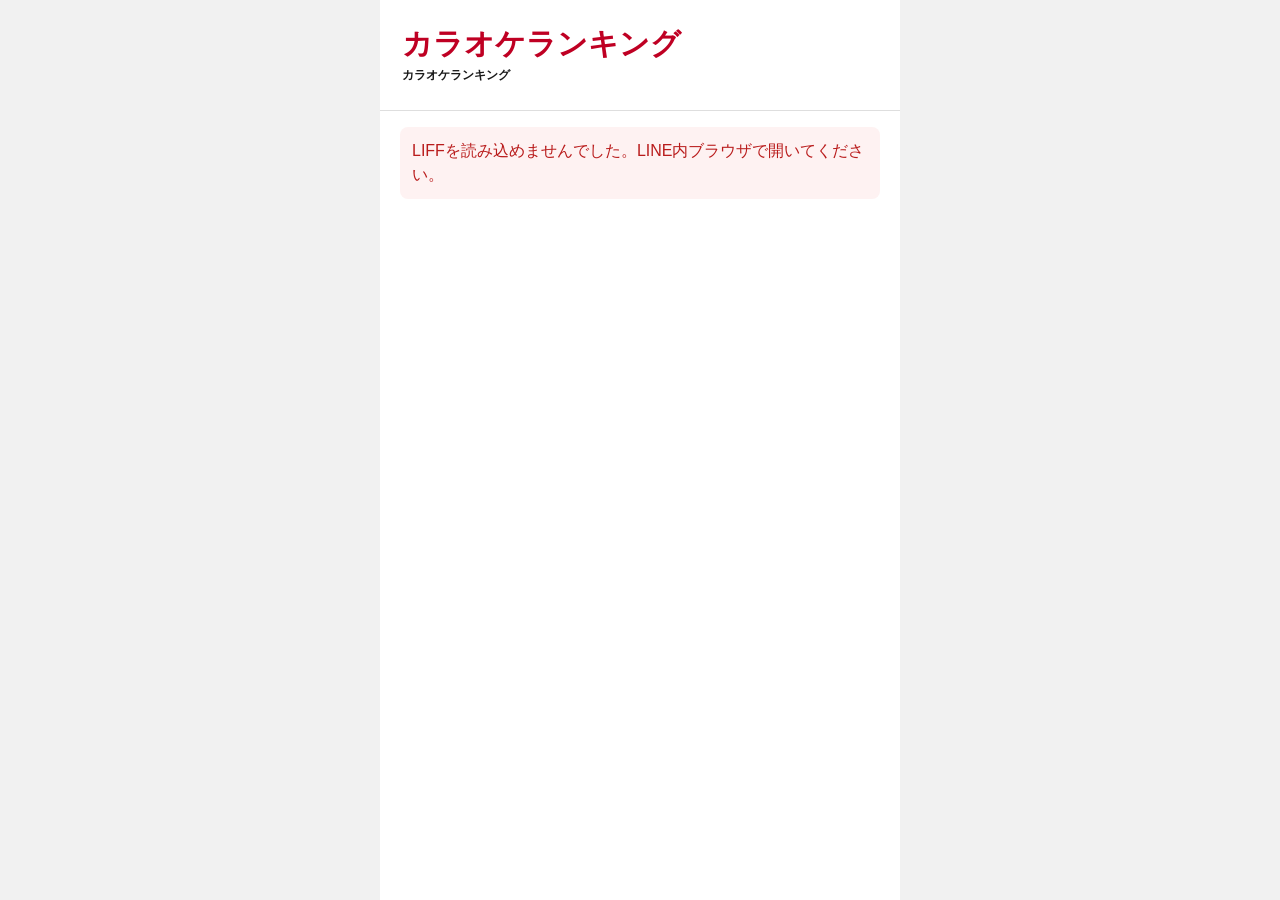
<file: docs/index.html>
<!DOCTYPE html>
<html lang="ja">
  <head>
    <meta charset="UTF-8">
    <meta name="viewport" content="width=device-width, initial-scale=1, viewport-fit=cover">
    <title>カラオケランキング</title>
    <script src="https://static.line-scdn.net/liff/edge/2/sdk.js"></script>
    <script src="./config.js"></script>
    <style>
      :root {
        --bg: #f2f4f7;
        --surface: #ffffff;
        --text: #17202a;
        --muted: #687385;
        --line: #d8dee8;
        --primary: #007a5a;
        --primary-dark: #005f49;
        --danger: #b91c1c;
        --gold: #d6a21e;
        --navy: #16213e;
        --red: #c1121f;
      }
      * { box-sizing: border-box; }
      body {
        margin: 0;
        background: linear-gradient(180deg, #eef4f8 0, #f7f7f2 220px, var(--bg) 100%);
        color: var(--text);
        font-family: -apple-system, BlinkMacSystemFont, "Hiragino Sans", "Noto Sans JP", sans-serif;
        font-size: 16px;
        line-height: 1.5;
        -webkit-text-size-adjust: 100%;
      }
      .app {
        width: 100%;
        max-width: 520px;
        min-height: 100vh;
        margin: 0 auto;
        padding: 14px 12px calc(28px + env(safe-area-inset-bottom));
      }
      .topbar { margin-bottom: 14px; }
      .shop-name {
        margin: 0;
        font-size: 22px;
        line-height: 1.2;
        font-weight: 900;
      }
      .caption {
        color: var(--muted);
        font-size: 13px;
      }
      .screen { display: none; }
      .screen.active { display: block; }
      .panel {
        background: var(--surface);
        border: 1px solid var(--line);
        border-radius: 8px;
        padding: 16px;
        margin-bottom: 12px;
        box-shadow: 0 8px 20px rgba(31, 41, 55, 0.05);
      }
      h2 {
        margin: 0 0 14px;
        font-size: 20px;
      }
      h3 {
        margin: 0 0 10px;
        font-size: 16px;
      }
      label {
        display: block;
        margin: 14px 0 6px;
        font-weight: 700;
      }
      input {
        width: 100%;
        max-width: 100%;
        min-width: 0;
        min-height: 52px;
        border: 1px solid #bdc7b9;
        border-radius: 8px;
        padding: 10px 12px;
        font-size: 17px;
        background: #fff;
        display: block;
      }
      input[type="date"],
      input[type="month"] {
        -webkit-appearance: none;
        appearance: none;
      }
      button {
        width: 100%;
        max-width: 100%;
        min-width: 0;
        min-height: 52px;
        border: 0;
        border-radius: 8px;
        padding: 11px 12px;
        font-size: 16px;
        font-weight: 800;
        background: var(--primary);
        color: #fff;
        touch-action: manipulation;
      }
      button.secondary {
        background: #eef2ea;
        color: var(--text);
        border: 1px solid var(--line);
      }
      button.mode-button.active {
        outline: 3px solid rgba(0, 122, 90, 0.22);
        box-shadow: inset 0 0 0 2px rgba(255, 255, 255, 0.5);
      }
      button.ghost {
        background: transparent;
        color: var(--primary-dark);
        border: 1px solid var(--primary);
      }
      #changePhotoButton {
        margin-top: 16px;
      }
      button:disabled { opacity: 0.55; }
      .entry-modes {
        display: grid;
        grid-template-columns: repeat(2, minmax(0, 1fr));
        gap: 10px;
        margin: 4px 0 16px;
      }
      .photo-panel {
        display: none;
        padding: 8px 0;
        margin-bottom: 16px;
      }
      .photo-panel.show { display: block; }
      #scoreScreen [hidden] { display: none !important; }
      #scoreScreen .mode-button { min-width: 0; font-size: 16px; }
      #scoreScreen .mode-button.active { outline: none; background: var(--primary); color: white; }
      .photo-picker { display: flex; align-items: center; justify-content: center; min-height: 112px; padding: 16px; border: 2px dashed var(--primary); border-radius: 8px; color: var(--primary-dark); cursor: pointer; font-weight: 700; text-align: center; }
      .photo-picker:focus-within { outline: 3px solid var(--primary); outline-offset: 3px; }
      .photo-picker input { position: absolute; width: 1px; height: 1px; opacity: 0; padding: 0; }
      #imageUploadButton { margin-top: 16px; }
      #imagePreview { max-height: 260px; object-fit: contain; }
      .entry-step { color: var(--muted); font-size: 14px; margin: 8px 0 16px; }
      .capture-guide {
        margin: 0 0 12px;
        padding-left: 18px;
        color: var(--muted);
        font-size: 13px;
      }
      .capture-guide li { margin: 3px 0; }
      .file-input {
        min-height: auto;
        padding: 10px;
        background: #fff;
        margin-bottom: 12px;
      }
      .image-preview {
        display: none;
        width: 100%;
        margin: 12px 0;
        border-radius: 8px;
        border: 1px solid var(--line);
        background: #fff;
      }
      .image-preview.show { display: block; }
      .photo-status {
        margin-top: 10px;
        color: var(--muted);
        font-size: 13px;
      }
      .score-source {
        display: none;
        margin-bottom: 12px;
        padding: 10px;
        border-radius: 8px;
        background: #eef7f2;
        color: var(--primary-dark);
        font-weight: 800;
      }
      .score-source.show { display: block; }
      .duplicate-box {
        padding: 12px;
        border: 2px solid #d6a21e;
        border-radius: 8px;
        background: #fff8df;
      }
      .duplicate-box strong {
        display: block;
        margin-bottom: 6px;
        font-size: 17px;
      }
      .actions,
      .nav {
        display: grid;
        gap: 10px;
        margin-top: 16px;
      }
      .hero-score {
        font-size: 34px;
        font-weight: 900;
        letter-spacing: 0;
        font-variant-numeric: tabular-nums;
      }
      .muted { color: var(--muted); }
      .message {
        display: none;
        border-radius: 8px;
        padding: 12px;
        margin-bottom: 12px;
        background: #fef2f2;
        color: var(--danger);
        overflow-wrap: anywhere;
      }
      .message.show { display: block; }
      .diagnostic {
        display: none;
        padding: 12px;
        margin-bottom: 12px;
        border-radius: 8px;
        border: 1px solid #f3b6b6;
        background: #fff;
        color: #7f1d1d;
        font-size: 13px;
        overflow-wrap: anywhere;
        white-space: pre-wrap;
      }
      .diagnostic.show {
        display: block;
      }
      .loading {
        display: grid;
        place-items: center;
        min-height: 70vh;
        color: var(--muted);
        text-align: center;
      }
      .loading-card {
        width: 100%;
        padding: 18px;
        border-radius: 8px;
        background: #fff;
        border: 1px solid var(--line);
      }
      .spinner {
        width: 32px;
        height: 32px;
        margin: 0 auto 12px;
        border: 4px solid #dfe5ee;
        border-top-color: var(--primary);
        border-radius: 50%;
        animation: spin 0.9s linear infinite;
      }
      .processing-overlay {
        position: fixed;
        inset: 0;
        z-index: 20;
        display: none;
        place-items: center;
        padding: 20px;
        background: rgba(15, 23, 42, 0.42);
      }
      .processing-overlay.show {
        display: grid;
      }
      .processing-card {
        width: min(320px, 100%);
        padding: 22px 18px;
        border-radius: 8px;
        background: #fff;
        text-align: center;
        box-shadow: 0 18px 48px rgba(15, 23, 42, 0.24);
      }
      .processing-title {
        margin: 0;
        font-size: 18px;
        font-weight: 900;
      }
      .processing-text {
        margin: 8px 0 0;
        color: var(--muted);
        font-size: 14px;
      }
      .month-switcher {
        display: grid;
        grid-template-columns: 1fr 1.4fr 1fr;
        gap: 8px;
        align-items: center;
        margin-bottom: 12px;
      }
      .month-label {
        text-align: center;
        font-weight: 900;
      }
      .rank-show {
        overflow: hidden;
        border: 0;
        padding: 0;
        background: #09111f;
        color: #fff;
      }
      .rank-show .month-switcher {
        margin: 0;
        padding: 12px;
        background: #ffffff;
        color: var(--text);
      }
      .rank-show-header {
        display: grid;
        grid-template-columns: 1fr auto;
        gap: 10px;
        align-items: center;
        padding: 14px 14px 12px;
        background: linear-gradient(135deg, var(--navy), #273469 55%, var(--red));
        border-bottom: 4px solid var(--gold);
      }
      .rank-show-title {
        margin: 0;
        font-size: 18px;
        font-weight: 900;
      }
      .rank-show-subtitle {
        margin: 2px 0 0;
        color: #f4d06f;
        font-size: 13px;
        font-weight: 800;
      }
      .rank-show-list {
        background: #f8fafc;
        color: var(--text);
        min-height: 80px;
      }
      .rank-show-row {
        display: grid;
        grid-template-columns: 54px 1fr;
        min-height: 74px;
        border-bottom: 1px solid #dde3ed;
        background: #fff;
      }
      .rank-show-row:nth-child(even) { background: #f7f9fc; }
      .rank-show-row.gold-rank { background: linear-gradient(90deg, #fff7d6, #ffffff 55%); }
      .rank-show-row.silver-rank { background: linear-gradient(90deg, #f1f5f9, #ffffff 55%); }
      .rank-show-row.bronze-rank { background: linear-gradient(90deg, #f7e7d4, #ffffff 55%); }
      .rank-number {
        display: grid;
        place-items: center;
        background: #1f2a44;
        color: #fff;
        font-size: 20px;
        font-weight: 900;
        border-right: 4px solid var(--gold);
        font-variant-numeric: tabular-nums;
      }
      .rank-number.first-place {
        grid-template-rows: auto auto;
        align-content: center;
        gap: 2px;
        font-size: 22px;
      }
      .crown-icon {
        width: 20px;
        height: 16px;
        display: block;
        filter: drop-shadow(0 1px 1px rgba(75, 45, 0, 0.35));
      }
      .gold-rank .rank-number {
        background: linear-gradient(180deg, #f4d35e, #b77900);
      }
      .gold-rank .rank-number.first-place {
        background: linear-gradient(180deg, #fff1a8 0%, #e1a700 48%, #8a5a00 100%);
        border-right-color: #f8d84a;
        box-shadow: inset 0 0 0 2px rgba(255, 248, 210, 0.45);
      }
      .silver-rank .rank-number {
        background: linear-gradient(180deg, #f8fafc, #94a3b8);
        color: #17202a;
        border-right-color: #cbd5e1;
      }
      .bronze-rank .rank-number {
        background: linear-gradient(180deg, #d89b5f, #8a4b22);
        border-right-color: #c47a00;
      }
      .rank-content {
        min-width: 0;
        padding: 9px 10px;
      }
      .rank-main-line {
        display: grid;
        grid-template-columns: 1fr auto;
        gap: 8px;
        align-items: baseline;
      }
      .rank-name {
        min-width: 0;
        overflow: hidden;
        text-overflow: ellipsis;
        white-space: nowrap;
        font-size: 17px;
        font-weight: 900;
      }
      .rank-score {
        color: var(--red);
        font-size: 18px;
        font-weight: 900;
        white-space: nowrap;
        width: 8.4ch;
        text-align: right;
        font-family: "SF Mono", "Roboto Mono", Menlo, Consolas, monospace;
        font-variant-numeric: tabular-nums;
        font-feature-settings: "tnum";
      }
      .rank-song {
        margin-top: 4px;
        color: var(--muted);
        font-size: 13px;
        overflow-wrap: anywhere;
      }
      .my-rank-box {
        background: #fff;
        color: var(--text);
        border: 2px solid var(--gold);
      }
      .history-row {
        display: grid;
        grid-template-columns: 1fr auto;
        gap: 6px 12px;
        align-items: start;
        padding: 14px 0;
        border-top: 1px solid var(--line);
      }
      .history-row:first-child { border-top: 0; }
      .history-date {
        grid-column: 1 / 2;
        grid-row: 1;
        color: var(--muted);
        font-size: 13px;
        white-space: nowrap;
      }
      .history-score {
        grid-column: 2 / 3;
        grid-row: 1 / 3;
        align-self: start;
        color: var(--red);
        font-size: 18px;
        font-weight: 900;
        white-space: nowrap;
        width: 8.4ch;
        text-align: right;
        font-family: "SF Mono", "Roboto Mono", Menlo, Consolas, monospace;
        font-variant-numeric: tabular-nums;
        font-feature-settings: "tnum";
      }
      .history-title {
        grid-column: 1 / 2;
        grid-row: 2;
        min-width: 0;
        font-size: 17px;
        font-weight: 900;
        overflow-wrap: anywhere;
      }
      .history-artist {
        grid-column: 1 / -1;
        grid-row: 3;
        color: var(--muted);
        font-size: 14px;
        overflow-wrap: anywhere;
      }
      .score {
        font-weight: 900;
        white-space: nowrap;
        font-variant-numeric: tabular-nums;
        font-feature-settings: "tnum";
      }
      .stats {
        display: grid;
        grid-template-columns: 1fr 1fr;
        gap: 10px;
      }
      .stat {
        padding: 12px;
        border: 1px solid var(--line);
        border-radius: 8px;
        background: #fbfcfa;
      }
      .stat-value {
        display: block;
        font-size: 22px;
        font-weight: 900;
      }
      .result-row,
      .song-best-row {
        display: grid;
        grid-template-columns: 1fr auto;
        gap: 6px 12px;
        align-items: center;
        padding: 14px 0;
        border-top: 1px solid var(--line);
      }
      .result-row:first-child,
      .song-best-row:first-child {
        border-top: 0;
      }
      .result-title,
      .song-best-title {
        min-width: 0;
        font-size: 17px;
        font-weight: 900;
        overflow-wrap: anywhere;
      }
      .result-artist,
      .song-best-artist {
        grid-column: 1 / 2;
        color: var(--muted);
        font-size: 14px;
        overflow-wrap: anywhere;
      }
      .song-best-score {
        grid-column: 2 / 3;
        grid-row: 1 / 3;
        color: var(--red);
        font-size: 18px;
        font-weight: 900;
        font-family: "SF Mono", "Roboto Mono", Menlo, Consolas, monospace;
        font-variant-numeric: tabular-nums;
        font-feature-settings: "tnum";
        width: 8.4ch;
        text-align: right;
        white-space: nowrap;
      }
      .small-button {
        width: auto;
        min-height: 42px;
        padding: 8px 12px;
        font-size: 14px;
      }
      @keyframes spin {
        to { transform: rotate(360deg); }
      }
      @media (min-width: 430px) {
        .nav { grid-template-columns: 1fr 1fr; }
      }
    </style>
    <link rel="stylesheet" href="./theme.css">
  </head>
  <body>
    <main class="app">
      <div class="topbar">
        <p class="shop-name" id="shopName">カラオケランキング</p>
        <p class="brand-subtitle">カラオケランキング</p>
        <span class="caption" id="userCaption"></span>
      </div>
      <div id="message" class="message"></div>
      <div id="connectionRecovery" class="processing-overlay" role="dialog" aria-modal="true" aria-labelledby="connectionRecoveryTitle">
        <div class="processing-card">
          <h2 id="connectionRecoveryTitle">接続に時間がかかっています</h2>
          <p id="connectionRecoveryText">少し時間をおいて、もう一度接続してください。</p>
          <button id="connectionRetryButton">もう一度接続する</button>
          <p class="caption">改善しない場合は、一度画面を閉じてから開き直してください。</p>
        </div>
      </div>
      <div id="processingOverlay" class="processing-overlay" aria-live="polite">
        <div class="processing-card">
          <div class="spinner"></div>
          <p class="processing-title" id="processingTitle">処理中です</p>
          <p class="processing-text" id="processingText">少しだけお待ちください。</p>
        </div>
      </div>

      <section id="loadingScreen" class="loading">
        <div class="loading-card">
          <div class="spinner"></div>
          <div id="loadingText">読み込み中...</div>
        </div>
      </section>

      <section id="nicknameScreen" class="screen">
        <div class="panel">
          <h2>はじめにニックネームを登録してください。</h2>
          <p class="muted">この名前はランキングに表示されます。</p>
          <label for="nicknameInput">ニックネーム</label>
          <input id="nicknameInput" autocomplete="nickname" maxlength="40">
          <div class="actions">
            <button id="nicknameSubmit" onclick="registerNicknameFromForm()">登録する</button>
          </div>
        </div>
      </section>

      <section id="homeScreen" class="screen">
        <div class="panel home-summary">
          <h2 id="homeGreeting">ようこそ</h2>
          <div class="section-eyebrow">今月のベスト</div>
          <div class="home-numbers">
          <div class="hero-score" id="homeBest">未登録</div>
          <div id="homeRank">順位はまだありません</div>
          </div>
          <p id="homeSong" class="best-song"></p>
          <p id="homeArtist" class="muted best-artist"></p>
          <div class="actions">
            <button onclick="showScore()"><span class="ui-icon camera" aria-hidden="true"></span>写真でスコア登録</button>
            <button class="secondary" onclick="showScreen('scoreScreen'); startManualEntry();"><span class="ui-icon pencil" aria-hidden="true"></span>手入力で登録</button>
          </div>
        </div>
        <div class="home-chart">
          <h2 class="chart-heading">今月のTOP 3</h2>
          <div id="homeRankingList" aria-live="polite"><p class="empty-state">ランキングを確認中…</p></div>
          <button class="text-button" onclick="showRanking()">ランキングをすべて見る <span aria-hidden="true"> →</span></button>
        </div>
        <div class="panel home-search">
          <button class="secondary" onclick="showSearch()"><span class="ui-icon search" aria-hidden="true"></span>曲名・歌手名から検索</button>
        </div>
      </section>

      <section id="scoreScreen" class="screen">
        <div class="panel">
          <h2>スコアを登録</h2>
          <div class="entry-modes">
            <button id="imageModeButton" class="mode-button" aria-pressed="true" onclick="startImageEntry()">写真で読み取る</button>
            <button id="manualModeButton" class="secondary mode-button" aria-pressed="false" onclick="startManualEntry()">手入力する</button>
          </div>
          <p id="entryStep" class="entry-step" aria-live="polite">1 写真の読み取り → 2 内容確認 → 3 登録</p>
          <div id="photoPanel" class="photo-panel">
            <label class="photo-picker" for="imageInput">
              <span id="photoPickerLabel">採点結果の写真を選ぶ</span>
              <input id="imageInput" type="file" accept="image/jpeg,image/png,image/webp" onchange="previewSelectedImage()">
            </label>
            <img id="imagePreview" class="image-preview" alt="選択した写真の確認">
            <button id="imageUploadButton" disabled onclick="uploadSelectedImage()">この写真を読み取る</button>
            <div id="photoStatus" class="photo-status" role="status"></div>
          </div>
          <div id="scoreFields" hidden>
          <div id="scoreSource" class="score-source"></div>
          <label for="songTitleInput">曲名</label>
          <input id="songTitleInput">
          <label for="artistNameInput">歌手名</label>
          <input id="artistNameInput">
          <label for="scoreInput">点数</label>
          <input id="scoreInput" inputmode="decimal" placeholder="95.000">
          <div class="actions">
            <button onclick="showScoreConfirm()">登録内容を確認</button>
          </div>
          <button id="changePhotoButton" class="ghost" hidden onclick="startImageEntry()">別の写真を選ぶ</button>
          </div>
          <div class="actions"><button class="secondary" onclick="returnHome()">戻る</button></div>
        </div>
      </section>

      <section id="scoreConfirmScreen" class="screen">
        <div class="panel">
          <h2>この内容で登録しますか？</h2>
          <div id="confirmSource" class="score-source"></div>
          <h3>曲名</h3>
          <p id="confirmSongTitle"></p>
          <h3>歌手名</h3>
          <p id="confirmArtistName"></p>
          <h3>点数</h3>
          <p id="confirmScore"></p>
          <div class="actions">
            <button id="scoreSubmit" onclick="submitScore()">登録する</button>
            <button class="secondary" onclick="showScreen('scoreScreen')">修正する</button>
          </div>
        </div>
      </section>

      <section id="duplicateWarningScreen" class="screen">
        <div class="panel">
          <h2>同じ内容の登録かもしれません</h2>
          <div id="duplicateWarningBox" class="duplicate-box"></div>
          <div class="actions">
            <button id="duplicateConfirmButton" onclick="submitScoreAfterDuplicateConfirm()">それでも登録する</button>
            <button class="secondary" onclick="showScreen('scoreScreen')">内容を修正する</button>
          </div>
        </div>
      </section>

      <section id="scoreCompleteScreen" class="screen">
        <div class="panel completion">
          <div class="success-mark" aria-hidden="true">✓</div>
          <h2 tabindex="-1" id="completeTitle">登録しました！</h2>
          <p id="completeCelebration" class="celebration-label" hidden></p>
          <p id="completeScore" class="hero-score"></p>
          <h3 id="completeSong" class="best-song"></h3>
          <p id="completeArtist" class="muted"></p>
          <div class="completion-rank">
            <h3>今月の順位</h3>
            <p id="completeRank"></p>
            <p class="muted">今月のベスト <span id="completeBest"></span></p>
          </div>
          <div class="actions">
            <button onclick="showRanking(state.currentMonth)">ランキングを見る</button>
            <button class="secondary" onclick="resetScoreForm(); showScore();">続けて登録する</button>
          </div>
        </div>
      </section>

      <section id="rankingScreen" class="screen">
        <div class="panel rank-show">
          <div class="month-switcher">
            <button class="secondary" aria-label="前月" title="前月" onclick="moveRankingMonth(-1)">‹</button>
            <div class="month-label" id="rankingMonthLabel"></div>
            <button class="secondary" id="nextMonthButton" aria-label="次月" title="次月" onclick="moveRankingMonth(1)">›</button>
          </div>
          <div class="rank-show-header">
            <div>
              <h2 class="rank-show-title">MONTHLY RANKING</h2>
              <p class="rank-show-subtitle">月間総合ランキング</p>
            </div>
          </div>
          <div id="rankingList" class="rank-show-list"></div>
        </div>
        <div id="myRankBox" class="panel my-rank-box"></div>
        <div class="panel">
          <div class="actions">
            <button id="showAllRankingButton" class="ghost" onclick="renderRanking(true)">全ランキングを見る</button>
            <button class="secondary" onclick="returnHome()">戻る</button>
          </div>
        </div>
      </section>

      <section id="searchScreen" class="screen">
        <div class="panel">
          <h2>曲名を検索</h2>
          <label for="songSearchInput">曲名・歌手名</label>
          <input id="songSearchInput" placeholder="糸">
          <div class="actions">
            <button onclick="searchSongsFromForm()">検索</button>
            <button class="secondary" onclick="returnHome()">戻る</button>
          </div>
        </div>
        <div class="panel">
          <h3>検索結果</h3>
          <div id="songSearchResults">曲名または歌手名を入力してください。</div>
        </div>
      </section>

      <section id="songRankingScreen" class="screen">
        <div class="panel rank-show">
          <div class="rank-show-header">
            <div>
              <h2 class="rank-show-title" id="songRankingTitle">曲別ランキング</h2>
              <p class="rank-show-subtitle" id="songRankingArtist"></p>
            </div>
            <div class="caption">BEST</div>
          </div>
          <div id="songRankingList" class="rank-show-list"></div>
        </div>
        <div class="panel">
          <div class="actions">
            <button class="secondary" onclick="showSearch()">検索に戻る</button>
            <button class="secondary" onclick="returnHome()">ホームに戻る</button>
          </div>
        </div>
      </section>

      <section id="mypageScreen" class="screen">
        <div id="scoreUncertainNotice" hidden role="status">
          <p>直前の登録結果を確認できませんでした。下の歌唱履歴を確認し、同じスコアが保存されている場合は再登録しないでください。まだ処理中の可能性もあります。</p>
          <button class="secondary" onclick="acknowledgeScoreResult()">履歴を確認しました</button>
        </div>
        <div class="panel">
          <h2>マイページ</h2>
          <div class="stats">
            <div class="stat">
              <span class="muted">今月順位</span>
              <span class="stat-value" id="mypageRank">-</span>
            </div>
            <div class="stat">
              <span class="muted">今月最高</span>
              <span class="stat-value" id="mypageMonthBest">-</span>
            </div>
            <div class="stat">
              <span class="muted">歴代最高</span>
              <span class="stat-value" id="mypageAllBest">-</span>
            </div>
            <div class="stat">
              <span class="muted">累計回数</span>
              <span class="stat-value" id="mypageTotal">-</span>
            </div>
          </div>
        </div>
        <div class="panel">
          <h3>ニックネーム</h3>
          <label for="nicknameChangeInput">ニックネーム</label>
          <input id="nicknameChangeInput">
          <div class="actions">
            <button id="nicknameChangeButton" onclick="changeNickname()">ニックネーム変更</button>
          </div>
        </div>
        <div class="panel">
          <h3>曲別自己ベスト</h3>
          <div id="songBests"></div>
        </div>
        <div class="panel">
          <h3>最近の歌唱履歴</h3>
          <div id="recentScores"></div>
          <div class="actions">
            <button class="secondary" onclick="returnHome()">戻る</button>
          </div>
        </div>
      </section>
      <nav id="bottomNav" class="bottom-nav" aria-label="メインメニュー" hidden>
        <button data-tab="home" onclick="returnHome()"><span class="ui-icon home" aria-hidden="true"></span><span>ホーム</span></button>
        <button data-tab="score" onclick="showScore()"><span class="ui-icon circle-plus" aria-hidden="true"></span><span>登録</span></button>
        <button data-tab="ranking" onclick="showRanking()"><span class="ui-icon chart-no-axes-column" aria-hidden="true"></span><span>ランキング</span></button>
        <button data-tab="mypage" onclick="showMyPage()"><span class="ui-icon user-round" aria-hidden="true"></span><span>マイページ</span></button>
      </nav>
    </main>

    <iframe id="imageUploadFrame" name="imageUploadFrame" style="display:none;"></iframe>
    <form id="imageUploadForm" method="post" target="imageUploadFrame" style="display:none;">
      <input type="hidden" name="action" value="uploadImage">
      <input type="hidden" name="requestId" id="uploadRequestIdField">
      <input type="hidden" name="uploadToken" id="uploadTokenField">
      <input type="hidden" name="idToken" id="uploadIdTokenField">
      <input type="hidden" name="mimeType" id="uploadMimeTypeField">
      <input type="hidden" name="imageData" id="uploadImageDataField">
    </form>

    <script src="./connection.js"></script>
    <script>
      const appConfig = window.KARAOKE_APP_CONFIG || {};
      const state = {
        idToken: '',
        user: null,
        currentMonth: '',
        rankingMonth: '',
        loadedRanking: null,
        showingAllRanking: false,
        scoreInputType: 'manual',
        pendingImage: null,
        uploadPollTimer: null,
        duplicateChecked: false,
        myPageCache: null,
        rankingCache: {}
      };
      let pendingScore = null;
      try { state.scoreWriteUncertain = sessionStorage.getItem('karaoke-score-uncertain') === '1'; } catch (_) {}
      let connectionRecoveryPending = null;

      const diagnosticKey = 'karaoke-connection-diagnostic-v1';
      let diagnosticRecords = [];
      try { diagnosticRecords = JSON.parse(sessionStorage.getItem(diagnosticKey) || '[]'); if (!Array.isArray(diagnosticRecords)) diagnosticRecords = []; } catch (_) {}
      function recordCommunication(record) {
        diagnosticRecords.push(Object.assign({ at: new Date().toISOString(), visible: document.visibilityState, online: navigator.onLine, screen: document.querySelector('.screen.active')?.id || 'startup' }, record));
        diagnosticRecords = diagnosticRecords.slice(-200);
        try { sessionStorage.setItem(diagnosticKey, JSON.stringify(diagnosticRecords)); } catch (_) {}
      }

      async function apiCall(apiName, payload) {
        let reconnecting = false;
        try { return await karaokeConnectionRequest(apiName, payload, {
          url: appConfig.GAS_API_URL,
          token: state.idToken,
          trace: recordCommunication,
          recover: async () => { await waitForConnectionRetry(false); reconnecting = true; },
          slow: () => {
            document.getElementById('loadingText').textContent = '接続に時間がかかっています。そのままお待ちください。';
            document.getElementById('processingText').textContent = '接続に時間がかかっています。そのままお待ちください。';
          }
        }); } finally {
          if (reconnecting) hideProcessing();
          document.getElementById('loadingText').textContent = '読み込み中...';
        }
      }

      function waitForConnectionRetry(isWrite, owner) {
        if (connectionRecoveryPending) return connectionRecoveryPending.promise;
        hideProcessing();
        const panel = document.getElementById('connectionRecovery');
        const button = document.getElementById('connectionRetryButton');
        button.disabled = false;
        document.getElementById('connectionRecoveryTitle').textContent = isWrite ? '登録結果を確認しましょう' : 'もう一度接続してください';
        document.getElementById('connectionRecoveryText').textContent = isWrite
          ? '通信が途切れましたが、保存されている可能性があります。同じ内容を再登録する前に履歴を確認してください。'
          : '接続を確認できませんでした。入力した内容はこの画面に残っています。';
        button.textContent = isWrite ? '再接続して確認する' : 'もう一度接続する';
        panel.classList.add('show');
        button.focus();
        let release;
        const promise = new Promise(resolve => {
          release = resolve;
          button.onclick = () => {
            button.disabled = true;
            panel.classList.remove('show');
            connectionRecoveryPending = null;
            showProcessing('再接続中です', '入力内容を保ったまま接続を確認しています。');
            resolve();
          };
        });
        connectionRecoveryPending = { promise, release, owner };
        return promise;
      }


      async function start() {
        try {
          if (!appConfig.LIFF_ID || appConfig.LIFF_ID === 'YOUR_LIFF_ID') {
            showError('LIFF IDが設定されていません。docs/config.jsを確認してください。');
            return;
          }
          if (!window.liff) {
            showError('LIFFを読み込めませんでした。LINE内ブラウザで開いてください。');
            return;
          }

          const liffStarted = performance.now();
          await liff.init({ liffId: appConfig.LIFF_ID });
          window.karaokeMeasurePhase?.('liff_init', performance.now() - liffStarted);
          if (!liff.isLoggedIn()) {
            liff.login();
            return;
          }
          state.idToken = liff.getIDToken();
          if (!state.idToken) {
            showError('LINEログイン情報を取得できませんでした。LIFFのScopeにopenidを追加してください。');
            return;
          }

          const result = await apiCall('bootstrap');
          if (!result.ok) {
            showError(result.message);
            return;
          }
          if (result.data.config && result.data.config.shopName) {
            document.getElementById('shopName').textContent = result.data.config.shopName;
          }
          state.user = result.data.bootstrap.user;
          state.currentMonth = result.data.rankingMonth;
          state.rankingMonth = result.data.rankingMonth;
          if (result.data.ranking) state.rankingCache[state.currentMonth] = result.data.ranking;
          if (result.data.myPage) {
            state.myPageCache = result.data.myPage;
          }
          if (result.data.bootstrap.needsNickname) {
            showScreen('nicknameScreen');
            return;
          }
          if (!result.data.bootstrap.isActive) {
            showError('現在このアカウントは利用できません。');
            return;
          }
          updateUserCaption();
          await showHome();
        } catch (error) {
          showError(error.message);
        }
      }

      function showScreen(id) {
        document.getElementById('loadingScreen').style.display = 'none';
        document.querySelectorAll('.screen').forEach(el => el.classList.remove('active'));
        document.getElementById(id).classList.add('active');
        const nav = document.getElementById('bottomNav');
        nav.hidden = !state.user || id === 'nicknameScreen';
        const tab = id === 'homeScreen' ? 'home' : id === 'mypageScreen' ? 'mypage' :
          /ranking|search/i.test(id) ? 'ranking' : 'score';
        nav.querySelectorAll('button').forEach(button => {
          if (button.dataset.tab === tab) button.setAttribute('aria-current', 'page');
          else button.removeAttribute('aria-current');
        });
        window.scrollTo(0, 0);
        clearMessage();
      }

      function showError(text) {
        hideProcessing();
        document.getElementById('loadingScreen').style.display = 'none';
        const el = document.getElementById('message');
        el.textContent = text || '処理できませんでした。もう一度お試しください。';
        el.className = 'message show';
      }

      function clearMessage() {
        const el = document.getElementById('message');
        el.textContent = '';
        el.className = 'message';
      }


      function showProcessing(title, text) {
        document.getElementById('processingTitle').textContent = title || '処理中です';
        document.getElementById('processingText').textContent = text || '少しだけお待ちください。';
        document.getElementById('processingOverlay').classList.add('show');
      }

      function hideProcessing() {
        document.getElementById('processingOverlay').classList.remove('show');
      }

      function formatScore(value) {
        if (value === null || typeof value === 'undefined' || value === '') return '未登録';
        return Number(value).toFixed(3) + '点';
      }

      function updateUserCaption() {
        document.getElementById('userCaption').textContent = state.user ? state.user.nickname : '';
      }

      async function registerNicknameFromForm() {
        const button = document.getElementById('nicknameSubmit');
        button.disabled = true;
        showProcessing('登録中です', 'ニックネームを保存しています。');
        try {
          const result = await apiCall('registerNickname', {
            nickname: document.getElementById('nicknameInput').value
          });
          if (!result.ok) {
            showError(result.message);
            return;
          }
          state.user = result.data.user;
          state.myPageCache = result.data.myPage || null;
          updateUserCaption();
          await showHome();
        } catch (error) {
          if (error.uncertain) {
            await waitForConnectionRetry(true);
            await start();
          } else showError(error.message);
        } finally {
          hideProcessing();
          button.disabled = false;
        }
      }

      async function showHome(options) {
        const settings = options || {};
        if (state.myPageCache && !settings.forceRefresh) {
          renderHome(state.myPageCache);
          showScreen('homeScreen');
          return;
        }

        if (!settings.quiet) {
          showProcessing('読込中です', 'ホームを更新しています。');
        }
        try {
          const result = await apiCall('mypage');
          if (!result.ok) {
            showError(result.message);
            return;
          }
          state.myPageCache = result.data;
          renderHome(result.data);
          showScreen('homeScreen');
        } finally {
          if (!settings.quiet) {
            hideProcessing();
          }
        }
      }

      function returnHome() {
        if (state.myPageCache) {
          renderHome(state.myPageCache);
        } else {
          document.getElementById('homeBest').textContent = '確認中...';
          document.getElementById('homeRank').textContent = '最新情報を確認しています';
        }
        showScreen('homeScreen');
        window.setTimeout(refreshHomeAfterReturn, 30);
      }

      async function refreshHomeAfterReturn() {
        try {
          const result = await apiCall('mypage');
          if (!result.ok) {
            showError(result.message);
            return;
          }
          state.myPageCache = result.data;
          if (document.getElementById('homeScreen').classList.contains('active')) {
            renderHome(result.data);
          }
        } catch (error) {
          showError(error.message);
        }
      }

      async function refreshHomeQuietly() {
        try {
          const result = await apiCall('mypage');
          if (!result.ok) {
            return;
          }
          state.myPageCache = result.data;
          if (document.getElementById('homeScreen').classList.contains('active')) {
            renderHome(result.data);
          }
        } catch (error) {
          return;
        }
      }

      function renderHome(data) {
        document.getElementById('homeBest').textContent = formatScore(data.current_month_best_score);
        document.getElementById('homeRank').textContent = data.current_month_rank ? '現在 ' + data.current_month_rank + '位' : '順位はまだありません';
        document.getElementById('homeGreeting').textContent = (data.nickname || state.user.nickname) + 'さん';
        document.getElementById('homeSong').textContent = '';
        document.getElementById('homeArtist').textContent = '';
        loadHomeRanking();
      }

      let homeRankingRequest = null;
      async function loadHomeRanking() {
        const month = state.currentMonth;
        const cached = state.rankingCache[month];
        if (cached) { renderHomeRanking(cached); return; }
        if (homeRankingRequest) return;
        document.getElementById('homeRankingList').textContent = 'ランキングを確認中…';
        homeRankingRequest = apiCall('ranking', { rankingMonth: month });
        try {
          const result = await homeRankingRequest;
          if (!result.ok) throw new Error(result.message);
          state.rankingCache[month] = result.data;
          if (month === state.currentMonth) renderHomeRanking(result.data);
        } catch (error) {
          document.getElementById('homeRankingList').textContent = 'ランキングを取得できませんでした。';
        } finally { homeRankingRequest = null; }
      }

      function renderHomeRanking(data) {
        const list = document.getElementById('homeRankingList');
        list.innerHTML = '';
        const rows = (data.all || data.top || []).slice(0, 3);
        rows.forEach(row => list.appendChild(createRankingRow(row)));
        if (!rows.length) appendText(list, 'p', '今月最初のスコアを登録しよう。', 'empty-state');
        document.getElementById('homeSong').textContent = data.myRank ? data.myRank.song_title : '';
        document.getElementById('homeArtist').textContent = data.myRank ? data.myRank.artist_name : '';
      }

      function createRankingRow(row) {
        const item = document.createElement('div');
        const mine = state.user && String(row.user_id) === String(state.user.user_id);
        item.className = 'rank-show-row ' + getRankColorClass(row.rank) + (mine ? ' is-mine' : '');
        appendRankNumber(item, row.rank);
        const body = appendText(item, 'div', '', 'rank-content');
        const main = appendText(body, 'div', '', 'rank-main-line');
        const name = appendText(main, 'div', row.nickname || '名無し', 'rank-name');
        if (mine) appendText(name, 'span', 'あなた', 'you-label');
        appendText(main, 'div', formatScore(row.score), 'rank-score');
        appendText(body, 'div', row.song_title + ' / ' + row.artist_name, 'rank-song');
        return item;
      }

      function showScore() {
        startImageEntry();
        showScreen('scoreScreen');
      }

      function startManualEntry() {
        document.getElementById('scoreFields').hidden = false;
        document.getElementById('changePhotoButton').hidden = true;
        document.getElementById('entryStep').textContent = '1 内容入力 → 2 確認・登録';
        document.getElementById('imageModeButton').setAttribute('aria-pressed', 'false');
        document.getElementById('manualModeButton').setAttribute('aria-pressed', 'true');
        state.scoreInputType = 'manual';
        state.pendingImage = null;
        clearUploadTimer();
        document.getElementById('photoPanel').classList.remove('show');
        document.getElementById('scoreSource').className = 'score-source';
        document.getElementById('scoreSource').textContent = '';
        document.getElementById('photoStatus').textContent = '';
        document.getElementById('imageInput').value = '';
        document.getElementById('imagePreview').className = 'image-preview';
        document.getElementById('imagePreview').removeAttribute('src');
        document.getElementById('imageModeButton').className = 'mode-button secondary';
        document.getElementById('manualModeButton').className = 'mode-button secondary active';
      }

      function startImageEntry() {
        document.getElementById('scoreFields').hidden = true;
        document.getElementById('changePhotoButton').hidden = true;
        document.getElementById('entryStep').textContent = '1 写真の読み取り → 2 内容確認 → 3 登録';
        document.getElementById('imageModeButton').setAttribute('aria-pressed', 'true');
        document.getElementById('manualModeButton').setAttribute('aria-pressed', 'false');
        document.getElementById('imageInput').value = '';
        document.getElementById('imagePreview').className = 'image-preview';
        document.getElementById('imagePreview').removeAttribute('src');
        document.getElementById('imageUploadButton').disabled = true;
        document.getElementById('photoPickerLabel').textContent = '採点結果の写真を選ぶ';
        state.scoreInputType = 'image';
        state.pendingImage = null;
        clearUploadTimer();
        document.getElementById('photoPanel').classList.add('show');
        document.getElementById('scoreSource').className = 'score-source';
        document.getElementById('scoreSource').textContent = '';
        document.getElementById('photoStatus').textContent = '曲名・歌手名・総合得点が写った写真';
        document.getElementById('imageModeButton').className = 'mode-button active';
        document.getElementById('manualModeButton').className = 'mode-button secondary';
      }

      function previewSelectedImage() {
        const file = document.getElementById('imageInput').files[0];
        const preview = document.getElementById('imagePreview');
        state.pendingImage = null;
        document.getElementById('scoreSource').className = 'score-source';
        document.getElementById('scoreSource').textContent = '';
        document.getElementById('scoreFields').hidden = true;
        document.getElementById('imageUploadButton').disabled = !file;
        document.getElementById('photoPickerLabel').textContent = file ? '写真を選び直す' : '採点結果の写真を選ぶ';
        document.getElementById('photoStatus').textContent = file ? '' : '曲名・歌手名・総合得点が写った写真';
        if (!file) {
          preview.className = 'image-preview';
          preview.removeAttribute('src');
          return;
        }
        preview.src = URL.createObjectURL(file);
        preview.className = 'image-preview show';
      }

      function uploadSelectedImage() {
        const file = document.getElementById('imageInput').files[0];
        if (!file) {
          showError('写真を選んでください。');
          return;
        }
        if (!/^image\/(jpeg|png|webp)$/.test(file.type)) {
          showError('JPEG、PNG、WEBPの写真を選んでください。');
          return;
        }
        if (!appConfig.GAS_API_URL || appConfig.GAS_API_URL === 'YOUR_GAS_WEB_APP_EXEC_URL') {
          showError('GAS WebアプリURLが設定されていません。');
          return;
        }

        const button = document.getElementById('imageUploadButton');
        const uploadToken = createUploadToken();
        button.disabled = true;
        showProcessing('写真を読み取り中です', '曲名・歌手名・点数を確認しています。');

        const onMessage = (event) => {
          const data = event.data || {};
          if (data.type !== 'karaokeImageUpload' || data.uploadToken !== uploadToken) return;
          window.removeEventListener('message', onMessage);
          clearUploadTimer();
          handleImageUploadResult(data.result, button);
        };
        window.addEventListener('message', onMessage);

        resizeImageForUpload(file)
          .then((dataUrl) => {
            const base64 = dataUrl.split(',')[1] || '';
            document.getElementById('uploadTokenField').value = uploadToken;
            const uploadRequestId = 'upload_' + Date.now() + '_' + Math.floor(Math.random() * 100000);
            document.getElementById('uploadRequestIdField').value = uploadRequestId;
            recordCommunication({requestId: uploadRequestId, api: 'uploadImage', stage: 'sent'});
            document.getElementById('uploadIdTokenField').value = state.idToken;
            document.getElementById('uploadMimeTypeField').value = 'image/jpeg';
            document.getElementById('uploadImageDataField').value = base64;
            document.getElementById('imageUploadForm').action = appConfig.GAS_API_URL;
            state.uploadStartedAt = performance.now();
            document.getElementById('imageUploadForm').submit();
            pollUploadResult(uploadToken, button, onMessage);
          })
          .catch(() => {
            window.removeEventListener('message', onMessage);
            hideProcessing();
            button.disabled = false;
            showError('写真を読み込めませんでした。もう一度選んでください。');
          });
      }

      function resizeImageForUpload(file) {
        return new Promise((resolve, reject) => {
          const image = new Image();
          const url = URL.createObjectURL(file);
          image.onload = () => {
            URL.revokeObjectURL(url);
            const maxSide = 1600;
            const scale = Math.min(1, maxSide / Math.max(image.width, image.height));
            const canvas = document.createElement('canvas');
            canvas.width = Math.max(1, Math.round(image.width * scale));
            canvas.height = Math.max(1, Math.round(image.height * scale));
            const context = canvas.getContext('2d');
            context.drawImage(image, 0, 0, canvas.width, canvas.height);
            resolve(canvas.toDataURL('image/jpeg', 0.86));
          };
          image.onerror = () => {
            URL.revokeObjectURL(url);
            reject(new Error('image load failed'));
          };
          image.src = url;
        });
      }

      function pollUploadResult(uploadToken, button, onMessage) {
        clearUploadTimer();
        const generation = state.uploadPollGeneration;
        let started = Date.now();
        const poll = async () => {
          try {
            const result = await apiCall('getUploadResult', { uploadToken: uploadToken });
            if (generation !== state.uploadPollGeneration) return;
            if (!result.ok) {
              window.removeEventListener('message', onMessage);
              clearUploadTimer();
              handleImageUploadResult(result, button);
              return;
            }
            if (result.ok && result.data.status === 'done') {
              window.removeEventListener('message', onMessage);
              clearUploadTimer();
              handleImageUploadResult(result.data.result, button);
              return;
            }
          } catch (error) {
            if (generation !== state.uploadPollGeneration) return;
            await waitForConnectionRetry(false, 'upload');
            started = Date.now();
            if (generation !== state.uploadPollGeneration) return;
          }
          if (Date.now() - started > 180000) {
            await waitForConnectionRetry(false, 'upload');
            started = Date.now();
            if (generation !== state.uploadPollGeneration) return;
          }
          state.uploadPollTimer = window.setTimeout(poll, 2500);
        };
        state.uploadPollTimer = window.setTimeout(poll, 2500);
      }

      function handleImageUploadResult(result, button) {
        if (typeof state.uploadStartedAt === 'number') {
          window.karaokeMeasurePhase?.('photo_roundtrip', performance.now() - state.uploadStartedAt);
          state.uploadStartedAt = null;
        }
        hideProcessing();
        button.disabled = false;
        if (!result || !result.ok) {
          showError(result && result.message ? result.message : '写真を保存できませんでした。もう一度お試しください。');
          return;
        }
        state.scoreInputType = 'image';
        state.pendingImage = result.data;
        ['songTitleInput', 'artistNameInput', 'scoreInput'].forEach(id => { document.getElementById(id).value = ''; });
        applyImageReading(result.data.reading);
        const source = document.getElementById('scoreSource');
        source.textContent = createReadingStatusText(result.data.reading);
        source.className = 'score-source show';
        document.getElementById('photoPanel').classList.remove('show');
        document.getElementById('scoreFields').hidden = false;
        document.getElementById('changePhotoButton').hidden = false;
        document.getElementById('entryStep').textContent = '2 内容確認 → 3 登録';
        document.getElementById('scoreFields').scrollIntoView({ block: 'start', behavior: 'smooth' });
      }

      function applyImageReading(readingResult) {
        const reading = readingResult && readingResult.ok ? readingResult.data : null;
        if (!reading) return;
        if (reading.song_title) {
          document.getElementById('songTitleInput').value = reading.song_title;
        }
        if (reading.artist_name) {
          document.getElementById('artistNameInput').value = reading.artist_name;
        }
        if (reading.score !== null && typeof reading.score !== 'undefined') {
          document.getElementById('scoreInput').value = Number(reading.score).toFixed(3);
        }
      }

      function createReadingStatusText(readingResult) {
        if (!readingResult || !readingResult.ok) {
          return '写真を保存しました。' + ((readingResult && readingResult.message) || 'OCRで読み取れなかったため、手入力してください。');
        }
        const reading = readingResult.data || {};
        const count = [reading.song_title, reading.artist_name, reading.score].filter(value => value !== null && typeof value !== 'undefined' && value !== '').length;
        if (count === 3) {
          return '自動読み取りしました。内容を確認して、違うところがあれば修正してください。';
        }
        if (count > 0) {
          return '一部を自動読み取りしました。空欄を入力し、違うところがあれば修正してください。';
        }
        return '写真を保存しました。OCRで読み取れなかったため、手入力してください。';
      }

      function clearUploadTimer() {
        if (connectionRecoveryPending && connectionRecoveryPending.owner === 'upload') {
          connectionRecoveryPending.release();
          connectionRecoveryPending = null;
          document.getElementById('connectionRecovery').classList.remove('show');
        }
        state.uploadPollGeneration = (state.uploadPollGeneration || 0) + 1;
        if (state.uploadPollTimer) {
          window.clearTimeout(state.uploadPollTimer);
          state.uploadPollTimer = null;
        }
      }

      function createUploadToken() {
        const randomPart = Math.random().toString(36).slice(2);
        return 'UP_' + Date.now().toString(36) + '_' + randomPart;
      }

      function showScoreConfirm() {
        const hasSavedImage = !!(state.pendingImage && (state.pendingImage.image_file_id || state.pendingImage.image_deleted));
        if (state.scoreInputType === 'image' && !hasSavedImage) {
          showError('写真を保存してから登録内容を確認してください。');
          return;
        }
        pendingScore = {
          songTitle: document.getElementById('songTitleInput').value,
          artistName: document.getElementById('artistNameInput').value,
          score: document.getElementById('scoreInput').value,
          inputType: hasSavedImage ? 'image' : 'manual'
        };
        state.duplicateChecked = false;
        if (hasSavedImage) {
          pendingScore.imageFileId = state.pendingImage.image_file_id;
          pendingScore.imageUrl = state.pendingImage.image_url;
          pendingScore.imageDeleted = state.pendingImage.image_deleted === true;
        }
        document.getElementById('confirmSongTitle').textContent = pendingScore.songTitle || '未入力';
        document.getElementById('confirmArtistName').textContent = pendingScore.artistName || '未入力';
        document.getElementById('confirmScore').textContent = pendingScore.score ? pendingScore.score + '点' : '未入力';
        const source = document.getElementById('confirmSource');
        if (pendingScore.inputType === 'image') {
          source.textContent = '写真から登録';
          source.className = 'score-source show';
        } else {
          source.textContent = '';
          source.className = 'score-source';
        }
        showScreen('scoreConfirmScreen');
      }

      async function submitScore() {
        if (state.scoreSubmitting) return;
        if (state.scoreWriteUncertain) {
          await showMyPage();
          return;
        }
        const button = document.getElementById('scoreSubmit');
        state.scoreSubmitting = true;
        button.disabled = true;
        showProcessing('登録中です', 'スコアを保存してランキングを更新しています。');
        try {
          if (!state.duplicateChecked) {
            const duplicateResult = await apiCall('checkDuplicateScore', pendingScore);
            if (!duplicateResult.ok) {
              showScreen('scoreConfirmScreen');
              showError(duplicateResult.message);
              return;
            }
            if (duplicateResult.data.duplicate) {
              hideProcessing();
              button.disabled = false;
              showDuplicateWarning(duplicateResult.data);
              return;
            }
            state.duplicateChecked = true;
          }
          const apiName = pendingScore && pendingScore.inputType === 'image' ? 'submitImageScore' : 'submitManualScore';
          const result = await apiCall(apiName, pendingScore);
          if (!result.ok) {
            showScreen('scoreScreen');
            showError(result.message);
            return;
          }
          state.currentMonth = result.data.rankingMonth || state.currentMonth;
          state.rankingMonth = state.currentMonth;
          const previous = state.rankingCache[state.currentMonth];
          renderScoreCompletion(result.data, previous ? previous.myRank : null);
          state.loadedRanking = null;
          state.rankingCache = {};
          state.myPageCache = null;
          showScreen('scoreCompleteScreen');
        } catch (error) {
          if (error.uncertain) {
            state.scoreWriteUncertain = true;
            try { sessionStorage.setItem('karaoke-score-uncertain', '1'); } catch (_) {}
            await waitForConnectionRetry(true);
            state.myPageCache = null;
            await showMyPage();
            return;
          }
          showError(error.message);
        } finally {
          state.scoreSubmitting = false;
          hideProcessing();
          button.disabled = !!state.scoreWriteUncertain;
        }
      }

      function renderScoreCompletion(data, previous) {
        const best = data.monthlyBest;
        const improved = previous && best && Number(best.score) > Number(previous.score);
        document.getElementById('completeScore').textContent = formatScore(data.score.score);
        document.getElementById('completeSong').textContent = data.score.song_title_raw;
        document.getElementById('completeArtist').textContent = data.score.artist_name_raw;
        document.getElementById('completeBest').textContent = best ? formatScore(best.score) : '未登録';
        const rank = document.getElementById('completeRank');
        rank.innerHTML = '';
        if (previous && best && best.rank < previous.rank) appendText(rank, 'span', previous.rank + '位 → ', 'previous-rank');
        appendText(rank, 'strong', best ? best.rank + '位' : '順位はまだありません');
        const celebration = document.getElementById('completeCelebration');
        celebration.hidden = !improved;
        celebration.textContent = improved ? '今月の自己ベスト更新！' : '';
        document.querySelector('.completion').classList.toggle('is-record', !!improved);
      }

      function showDuplicateWarning(duplicateData) {
        const box = document.getElementById('duplicateWarningBox');
        box.innerHTML = '';
        appendText(box, 'strong', duplicateData.duplicate_minutes + '分以内に同じ曲・同じ点数の記録があります。');
        const match = duplicateData.matches && duplicateData.matches[0];
        if (match) {
          appendText(box, 'div', match.song_title + ' / ' + match.artist_name);
          appendText(box, 'div', formatScore(match.score) + ' ' + formatSimpleDateTime(match.registered_at), 'muted');
        }
        appendText(box, 'div', '間違いでなければ「それでも登録する」を押してください。', 'muted');
        showScreen('duplicateWarningScreen');
      }

      async function submitScoreAfterDuplicateConfirm() {
        const button = document.getElementById('duplicateConfirmButton');
        button.disabled = true;
        pendingScore.confirmDuplicate = true;
        state.duplicateChecked = true;
        showProcessing('登録中です', '確認済みのスコアを保存しています。');
        try {
          await submitScore();
        } finally {
          button.disabled = false;
        }
      }

      function resetScoreForm() {
        document.getElementById('songTitleInput').value = '';
        document.getElementById('artistNameInput').value = '';
        document.getElementById('scoreInput').value = '';
        pendingScore = null;
        state.duplicateChecked = false;
        startManualEntry();
      }

      async function showRanking(month) {
        const targetMonth = month || state.currentMonth || state.rankingMonth;
        if (state.rankingCache[targetMonth]) {
          state.loadedRanking = state.rankingCache[targetMonth];
          state.rankingMonth = targetMonth;
          renderRanking(false);
          showScreen('rankingScreen');
          refreshRankingQuietly(targetMonth);
          return;
        }

        showProcessing('ランキング読込中です', '最新の順位を確認しています。');
        try {
          const result = await apiCall('ranking', { rankingMonth: targetMonth });
          if (!result.ok) {
            showError(result.message);
            return;
          }
          state.loadedRanking = result.data;
          state.rankingCache[result.data.rankingMonth] = result.data;
          state.rankingMonth = result.data.rankingMonth;
          renderRanking(false);
          showScreen('rankingScreen');
        } finally {
          hideProcessing();
        }
      }

      async function refreshRankingQuietly(targetMonth) {
        try {
          const result = await apiCall('ranking', { rankingMonth: targetMonth });
          if (!result.ok) {
            return;
          }
          state.rankingCache[result.data.rankingMonth] = result.data;
          if (document.getElementById('rankingScreen').classList.contains('active') &&
              state.rankingMonth === result.data.rankingMonth) {
            state.loadedRanking = result.data;
            renderRanking(state.showingAllRanking);
          }
        } catch (error) {
          return;
        }
      }

      function renderRanking(showAll) {
        const loadedRanking = state.loadedRanking;
        if (!loadedRanking) return;
        state.showingAllRanking = !!showAll;
        document.getElementById('rankingMonthLabel').textContent = loadedRanking.displayMonth;
        document.getElementById('nextMonthButton').disabled = loadedRanking.nextMonth > loadedRanking.currentMonth;

        const myRankBox = document.getElementById('myRankBox');
        if (loadedRanking.myRank) {
          myRankBox.innerHTML = '';
          appendText(myRankBox, 'h3', 'あなたの現在順位');
          appendText(myRankBox, 'p', loadedRanking.myRank.rank + '位 ' + loadedRanking.myRank.nickname + ' ' + formatScore(loadedRanking.myRank.score));
          appendText(myRankBox, 'p', loadedRanking.myRank.song_title + ' / ' + loadedRanking.myRank.artist_name, 'muted');
        } else {
          myRankBox.textContent = 'この月のあなたの記録はまだありません。';
        }

        const rows = state.showingAllRanking ? loadedRanking.all : loadedRanking.top;
        const list = document.getElementById('rankingList');
        list.innerHTML = '';
        if (rows.length === 0) {
          list.textContent = 'この月の記録はまだありません。';
        } else {
          rows.forEach(row => list.appendChild(createRankingRow(row)));
        }
        document.getElementById('showAllRankingButton').style.display =
          loadedRanking.all.length > loadedRanking.top.length && !state.showingAllRanking ? 'block' : 'none';
      }

      function appendText(parent, tag, text, className) {
        const el = document.createElement(tag);
        el.textContent = text;
        if (className) el.className = className;
        parent.appendChild(el);
        return el;
      }

      function appendRankNumber(parent, rank) {
        const el = document.createElement('div');
        el.className = 'rank-number' + (rank === 1 ? ' first-place' : '');
        if (rank === 1) {
          el.appendChild(createCrownIcon());
          appendText(el, 'span', '1');
        } else {
          el.textContent = rank;
        }
        parent.appendChild(el);
        return el;
      }

      function createCrownIcon() {
        const svg = document.createElementNS('http://www.w3.org/2000/svg', 'svg');
        svg.setAttribute('class', 'crown-icon');
        svg.setAttribute('viewBox', '0 0 48 36');
        svg.setAttribute('aria-hidden', 'true');

        const crown = document.createElementNS('http://www.w3.org/2000/svg', 'path');
        crown.setAttribute('d', 'M6 30h36l-3-20-10 10-5-14-5 14L9 10 6 30Z');
        crown.setAttribute('fill', '#201c13');
        crown.setAttribute('stroke', '#201c13');
        crown.setAttribute('stroke-width', '3');
        crown.setAttribute('stroke-linejoin', 'round');

        const base = document.createElementNS('http://www.w3.org/2000/svg', 'path');
        base.setAttribute('d', 'M8 30h32v4H8z');
        base.setAttribute('fill', '#201c13');

        svg.appendChild(crown);
        svg.appendChild(base);
        return svg;
      }

      function getRankColorClass(rank) {
        if (rank <= 3) return 'gold-rank';
        if (rank <= 10) return 'silver-rank';
        return 'bronze-rank';
      }

      async function moveRankingMonth(amount) {
        const nextMonth = addMonthText(state.rankingMonth, amount);
        if (nextMonth > state.currentMonth) return;
        await showRanking(nextMonth);
      }

      function addMonthText(month, amount) {
        const parts = month.split('-').map(Number);
        const date = new Date(parts[0], parts[1] - 1 + amount, 1);
        return date.getFullYear() + '-' + String(date.getMonth() + 1).padStart(2, '0');
      }

      async function showMyPage() {
        const cached = state.myPageCache;
        if (cached) {
          renderMyPage(cached);
          showScreen('mypageScreen');
        } else {
          showProcessing('読込中です', 'マイページを更新しています。');
        }
        try {
          const result = await apiCall('mypage');
          if (!result.ok) {
            showError(result.message);
            return;
          }
          const data = result.data;
          state.myPageCache = data;
          if (cached && !document.getElementById('mypageScreen').classList.contains('active')) return;
          renderMyPage(data, !!cached);
          if (!cached) showScreen('mypageScreen');
        } catch (error) {
          if (!cached || document.getElementById('mypageScreen').classList.contains('active')) showError(error.message);
        } finally {
          if (!cached) hideProcessing();
        }
      }

      function renderMyPage(data, preserveNicknameInput) {
          document.getElementById('scoreUncertainNotice').hidden = !state.scoreWriteUncertain;
          document.getElementById('mypageRank').textContent = data.current_month_rank ? data.current_month_rank + '位' : '-';
          document.getElementById('mypageMonthBest').textContent = formatScore(data.current_month_best_score);
          document.getElementById('mypageAllBest').textContent = formatScore(data.all_time_best_score);
          document.getElementById('mypageTotal').textContent = data.total_score_count + '回';
          if (!preserveNicknameInput) document.getElementById('nicknameChangeInput').value = data.nickname || '';
          renderSongBests(data.song_bests || []);
          renderRecentScores(data.recent_scores || []);
      }

      function acknowledgeScoreResult() {
        state.scoreWriteUncertain = false;
        try { sessionStorage.removeItem('karaoke-score-uncertain'); } catch (_) {}
        pendingScore = null;
        state.duplicateChecked = false;
        ['songTitleInput', 'artistNameInput', 'scoreInput'].forEach(id => { document.getElementById(id).value = ''; });
        document.getElementById('scoreSubmit').disabled = false;
        document.getElementById('scoreUncertainNotice').hidden = true;
      }

      function renderRecentScores(rows) {
        const list = document.getElementById('recentScores');
        list.innerHTML = '';
        if (rows.length === 0) {
          list.textContent = '歌唱履歴はまだありません。';
          return;
        }
        rows.forEach(row => {
          const item = document.createElement('div');
          item.className = 'history-row';
          appendText(item, 'div', formatSimpleDate(row.registered_at || row.ranking_month), 'history-date');
          appendText(item, 'div', formatScore(row.score), 'history-score');
          appendText(item, 'div', row.song_title, 'history-title');
          appendText(item, 'div', row.artist_name, 'history-artist');
          list.appendChild(item);
        });
      }

      function renderSongBests(rows) {
        const list = document.getElementById('songBests');
        list.innerHTML = '';
        if (rows.length === 0) {
          list.textContent = '曲別自己ベストはまだありません。';
          return;
        }
        rows.forEach(row => {
          const item = document.createElement('div');
          item.className = 'song-best-row';
          appendText(item, 'div', row.song_title, 'song-best-title');
          appendText(item, 'div', formatScore(row.score), 'song-best-score');
          appendText(item, 'div', row.artist_name + ' / ' + formatRankingMonthLabel(row.ranking_month), 'song-best-artist');
          list.appendChild(item);
        });
      }

      function formatSimpleDate(value) {
        if (!value) return '';
        const date = new Date(value);
        if (isNaN(date.getTime())) {
          return String(value).slice(0, 10);
        }
        const month = date.getMonth() + 1;
        const day = date.getDate();
        return month + '/' + day;
      }

      function formatSimpleDateTime(value) {
        if (!value) return '';
        const date = new Date(value);
        if (isNaN(date.getTime())) {
          return String(value).slice(0, 16);
        }
        return (date.getMonth() + 1) + '/' + date.getDate() + ' ' +
          String(date.getHours()).padStart(2, '0') + ':' +
          String(date.getMinutes()).padStart(2, '0');
      }

      function formatRankingMonthLabel(value) {
        if (!value) return '';
        const parts = String(value).split('-');
        if (parts.length !== 2) return String(value);
        return Number(parts[0]) + '年' + Number(parts[1]) + '月';
      }

      function showSearch() {
        showScreen('searchScreen');
      }

      async function searchSongsFromForm() {
        const keyword = document.getElementById('songSearchInput').value;
        showProcessing('検索中です', '曲を探しています。');
        try {
          const result = await apiCall('searchSongs', { keyword: keyword });
          if (!result.ok) {
            showError(result.message);
            return;
          }
          renderSongSearchResults(result.data.songs || []);
        } finally {
          hideProcessing();
        }
      }

      function renderSongSearchResults(rows) {
        const list = document.getElementById('songSearchResults');
        list.innerHTML = '';
        if (rows.length === 0) {
          list.textContent = '該当する曲はありません。';
          return;
        }
        rows.forEach(row => {
          const item = document.createElement('div');
          item.className = 'result-row';
          const text = document.createElement('div');
          appendText(text, 'div', row.song_title, 'result-title');
          appendText(text, 'div', row.artist_name, 'result-artist');
          item.appendChild(text);
          const button = document.createElement('button');
          button.className = 'small-button';
          button.textContent = '順位';
          button.onclick = () => showSongRanking(row.song_ids || [row.song_id]);
          item.appendChild(button);
          list.appendChild(item);
        });
      }

      async function showSongRanking(songIds) {
        showProcessing('読込中です', '曲別ランキングを確認しています。');
        try {
          const result = await apiCall('songRanking', { songIds: songIds });
          if (!result.ok) {
            showError(result.message);
            return;
          }
          renderSongRanking(result.data);
          showScreen('songRankingScreen');
        } finally {
          hideProcessing();
        }
      }

      function renderSongRanking(data) {
        document.getElementById('songRankingTitle').textContent = data.song.song_title;
        document.getElementById('songRankingArtist').textContent = data.song.artist_name + ' 歴代ランキング';
        const list = document.getElementById('songRankingList');
        list.innerHTML = '';
        if (!data.ranking || data.ranking.length === 0) {
          list.textContent = 'この曲の記録はまだありません。';
          return;
        }
        data.ranking.forEach(row => {
          const item = document.createElement('div');
          item.className = 'rank-show-row ' + getRankColorClass(row.rank);
          appendRankNumber(item, row.rank);
          const body = document.createElement('div');
          body.className = 'rank-content';
          const main = document.createElement('div');
          main.className = 'rank-main-line';
          appendText(main, 'div', row.nickname || '名無し', 'rank-name');
          appendText(main, 'div', formatScore(row.score), 'rank-score');
          body.appendChild(main);
          appendText(body, 'div', formatRankingMonthLabel(row.ranking_month), 'rank-song');
          item.appendChild(body);
          list.appendChild(item);
        });
      }

      async function changeNickname() {
        const button = document.getElementById('nicknameChangeButton');
        button.disabled = true;
        showProcessing('変更中です', 'ニックネームを保存しています。');
        try {
          const result = await apiCall('updateNickname', {
            nickname: document.getElementById('nicknameChangeInput').value
          });
          if (!result.ok) {
            showError(result.message);
            return;
          }
          state.user = result.data.user;
          state.myPageCache = null;
          updateUserCaption();
          await showMyPage();
        } catch (error) {
          if (error.uncertain) {
            await waitForConnectionRetry(true);
            state.myPageCache = null;
            await showMyPage();
          } else showError(error.message);
        } finally {
          hideProcessing();
          button.disabled = false;
        }
      }

      window.addEventListener('load', start);
    </script>
  </body>
</html>
</file>
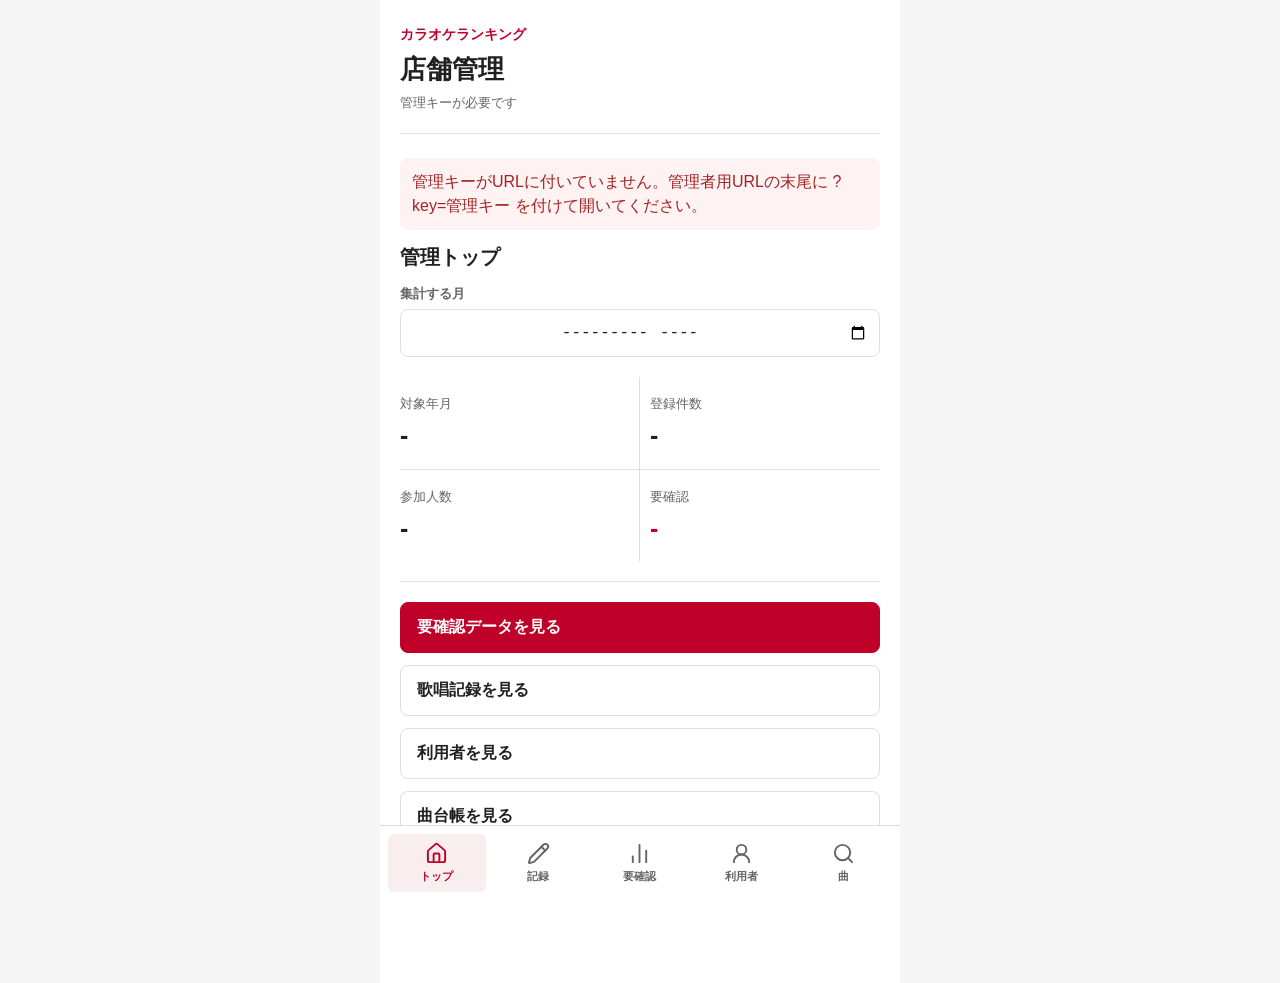
<file: docs/admin.html>
<!DOCTYPE html>
<html lang="ja">
  <head>
    <meta charset="UTF-8">
    <meta name="viewport" content="width=device-width, initial-scale=1, viewport-fit=cover">
    <title>カラオケランキング管理</title>
    <style>
      :root {
        --bg: #f2f4f7;
        --surface: #ffffff;
        --text: #17202a;
        --muted: #687385;
        --line: #d8dee8;
        --primary: #007a5a;
        --danger: #b91c1c;
        --gold: #d6a21e;
        --soft: #eef2ea;
      }
      * { box-sizing: border-box; }
      body {
        margin: 0;
        background: linear-gradient(180deg, #eef4f8 0, #f7f7f2 220px, var(--bg) 100%);
        color: var(--text);
        font-family: -apple-system, BlinkMacSystemFont, "Hiragino Sans", "Noto Sans JP", sans-serif;
        font-size: 16px;
        line-height: 1.5;
        -webkit-text-size-adjust: 100%;
      }
      .app {
        width: 100%;
        max-width: 520px;
        min-height: 100vh;
        margin: 0 auto;
        padding: 14px 12px calc(86px + env(safe-area-inset-bottom));
      }
      .topbar {
        display: grid;
        gap: 10px;
        margin-bottom: 12px;
      }
      h1 {
        margin: 0;
        font-size: 22px;
        line-height: 1.2;
        font-weight: 900;
      }
      h2 {
        margin: 0 0 12px;
        font-size: 18px;
      }
      .muted {
        color: var(--muted);
        font-size: 13px;
      }
      .message {
        display: none;
        padding: 12px;
        margin-bottom: 12px;
        border-radius: 8px;
        background: #fef2f2;
        color: var(--danger);
      }
      .message.show { display: block; }
      input,
      select,
      button {
        width: 100%;
        max-width: 100%;
        min-width: 0;
        min-height: 48px;
        border-radius: 8px;
        font-size: 16px;
        display: block;
      }
      input,
      select {
        border: 1px solid var(--line);
        padding: 9px 11px;
        background: #fff;
      }
      input[type="month"] {
        -webkit-appearance: none;
        appearance: none;
        text-align: center;
      }
      #monthInput {
        margin-bottom: 12px;
      }
      button {
        border: 1px solid var(--line);
        padding: 10px 12px;
        background: #fff;
        color: var(--text);
        font-weight: 900;
        touch-action: manipulation;
      }
      button.primary {
        background: var(--primary);
        border-color: var(--primary);
        color: #fff;
      }
      button.danger {
        background: var(--danger);
        border-color: var(--danger);
        color: #fff;
      }
      .tabs {
        position: fixed;
        left: 0;
        right: 0;
        bottom: 0;
        z-index: 10;
        display: grid;
        grid-template-columns: repeat(5, minmax(0, 1fr));
        gap: 1px;
        max-width: 520px;
        margin: 0 auto;
        padding: 8px 8px calc(8px + env(safe-area-inset-bottom));
        background: rgba(255, 255, 255, 0.96);
        border-top: 1px solid var(--line);
        box-shadow: 0 -8px 24px rgba(15, 23, 42, 0.08);
      }
      .tabs button {
        min-height: 48px;
        padding: 6px 4px;
        font-size: 11px;
        line-height: 1.25;
        background: var(--soft);
      }
      .tabs button.active {
        background: var(--primary);
        color: #fff;
        border-color: var(--primary);
      }
      .screen { display: none; }
      .screen.active { display: block; }
      .panel {
        background: var(--surface);
        border: 1px solid var(--line);
        border-radius: 8px;
        padding: 16px;
        margin-bottom: 12px;
        box-shadow: 0 8px 20px rgba(31, 41, 55, 0.05);
      }
      .stats {
        display: grid;
        grid-template-columns: 1fr 1fr;
        gap: 10px;
      }
      .stat {
        border: 1px solid var(--line);
        border-radius: 8px;
        padding: 12px;
        background: #fbfcfa;
      }
      .stat-value {
        display: block;
        margin-top: 2px;
        font-size: 24px;
        font-weight: 900;
      }
      .filters {
        display: grid;
        gap: 8px;
      }
      .quick-actions {
        display: grid;
        gap: 10px;
      }
      .list {
        display: grid;
        gap: 10px;
      }
      .record-card,
      .user-card {
        border: 1px solid var(--line);
        border-radius: 8px;
        padding: 12px;
        background: #fff;
      }
      .card-top {
        display: grid;
        grid-template-columns: 1fr auto;
        gap: 8px;
        align-items: start;
      }
      .nickname,
      .song-title {
        min-width: 0;
        font-weight: 900;
        overflow-wrap: anywhere;
      }
      .song-title {
        margin-top: 8px;
        font-size: 17px;
      }
      .artist {
        color: var(--muted);
        overflow-wrap: anywhere;
      }
      .score {
        color: #c1121f;
        font-size: 22px;
        font-weight: 900;
        font-family: "SF Mono", Menlo, Consolas, monospace;
        font-variant-numeric: tabular-nums;
        white-space: nowrap;
      }
      .meta {
        display: flex;
        flex-wrap: wrap;
        gap: 6px;
        margin-top: 10px;
      }
      .badge {
        display: inline-flex;
        align-items: center;
        min-height: 26px;
        padding: 2px 8px;
        border-radius: 999px;
        background: var(--soft);
        color: var(--text);
        font-size: 12px;
        font-weight: 800;
      }
      .badge.warn {
        background: #fff8df;
        color: #8a5a00;
        border: 1px solid var(--gold);
      }
      .badge.invalid {
        background: #fef2f2;
        color: var(--danger);
      }
      .merge-notice {
        display: none;
        padding: 12px;
        margin-bottom: 12px;
        border-radius: 8px;
        border: 1px solid var(--gold);
        background: #fff8df;
        color: #7a4f00;
        font-weight: 900;
      }
      .merge-notice.show {
        display: block;
      }
      .empty {
        color: var(--muted);
        padding: 10px 0;
      }
      .loading {
        color: var(--muted);
        padding: 10px 0;
      }
      .card-actions {
        display: grid;
        grid-template-columns: 1fr 1fr;
        gap: 8px;
        margin-top: 12px;
      }
      .modal {
        position: fixed;
        inset: 0;
        z-index: 20;
        display: none;
        align-items: end;
        padding: 12px;
        background: rgba(15, 23, 42, 0.38);
      }
      .modal.show {
        display: flex;
      }
      .modal-panel {
        width: 100%;
        max-width: 520px;
        max-height: min(86vh, 720px);
        margin: 0 auto;
        overflow: auto;
        border-radius: 8px;
        background: #fff;
        padding: 16px;
        box-shadow: 0 -12px 40px rgba(15, 23, 42, 0.22);
      }
      .modal-actions {
        display: grid;
        grid-template-columns: 1fr 1fr;
        gap: 8px;
        margin-top: 16px;
      }
      .modal label {
        display: block;
        margin: 12px 0 6px;
        font-weight: 900;
      }
    </style>
    <link rel="stylesheet" href="./admin-theme.css">
  </head>
  <body>
    <main class="app">
      <div class="topbar">
        <div>
          <div class="brand-label">カラオケランキング</div>
          <h1>店舗管理</h1>
          <div id="adminInfo" class="muted">読み込み中...</div>
        </div>
      </div>

      <div id="message" class="message" role="status"></div>
      <div id="uncertainNotice" class="uncertain-notice" hidden>
        <strong>前回の変更をご確認ください</strong>
        <p>変更が反映されている場合は同じ操作を繰り返さないでください。まだ処理中の可能性もあります。</p>
        <button id="uncertainAcknowledge" onclick="acknowledgeUpdate()" disabled>最新の一覧で内容を確認しました</button>
      </div>

      <section id="dashboardScreen" class="screen active">
        <div class="panel">
          <h2>管理トップ</h2>
          <label for="monthInput" class="field-label">集計する月</label>
          <input id="monthInput" type="month">
          <div class="stats">
            <div class="stat">
              <span class="muted">対象年月</span>
              <span class="stat-value" id="dashboardMonth">-</span>
            </div>
            <div class="stat">
              <span class="muted">登録件数</span>
              <span class="stat-value" id="scoreCount">-</span>
            </div>
            <div class="stat">
              <span class="muted">参加人数</span>
              <span class="stat-value" id="participantCount">-</span>
            </div>
            <div class="stat">
              <span class="muted">要確認</span>
              <span class="stat-value" id="reviewCount">-</span>
            </div>
          </div>
        </div>
        <div class="panel quick-actions">
          <button class="primary" onclick="showTab('review')">要確認データを見る</button>
          <button onclick="showTab('scores')">歌唱記録を見る</button>
          <button onclick="showTab('users')">利用者を見る</button>
          <button onclick="showTab('songs')">曲台帳を見る</button>
        </div>
      </section>

      <section id="scoresScreen" class="screen">
        <div class="panel">
          <h2>歌唱記録</h2>
          <div class="filters">
            <label for="scoreKeyword">キーワード</label>
            <input id="scoreKeyword" placeholder="ニックネーム・曲名・歌手名" type="search">
            <label for="scoreMonth">歌唱月</label>
            <input id="scoreMonth" type="month">
            <label for="scoreInputType">登録方法</label>
            <select id="scoreInputType">
              <option value="">登録方法すべて</option>
              <option value="manual">手入力</option>
              <option value="image">写真</option>
            </select>
            <label for="scoreStatus">記録の状態</label>
            <select id="scoreStatus">
              <option value="">状態すべて</option>
              <option value="active">有効</option>
              <option value="invalid">無効</option>
            </select>
            <button class="primary" onclick="loadScores()">検索</button>
          </div>
        </div>
        <div id="scoreRows" class="list"></div>
      </section>

      <section id="reviewScreen" class="screen">
        <div class="panel">
          <h2>要確認データ</h2>
        </div>
        <div id="reviewRows" class="list"></div>
      </section>

      <section id="usersScreen" class="screen">
        <div class="panel">
          <h2>利用者管理</h2>
          <div class="filters">
            <label for="userKeyword">ニックネーム</label>
            <input id="userKeyword" placeholder="名前で検索" type="search">
            <label for="userStatus">利用状態</label>
            <select id="userStatus">
              <option value="">状態すべて</option>
              <option value="active">有効</option>
              <option value="suspended">利用停止</option>
            </select>
            <button class="primary" onclick="loadUsers()">検索</button>
          </div>
        </div>
        <div id="userRows" class="list"></div>
      </section>

      <section id="songsScreen" class="screen">
        <div class="panel">
          <h2>曲台帳</h2>
          <div id="mergeNotice" class="merge-notice"></div>
          <div class="filters">
            <label for="songKeyword">曲名・歌手名</label>
            <input id="songKeyword" placeholder="曲名・歌手名で検索" type="search">
            <label for="songStatus">曲の状態</label>
            <select id="songStatus">
              <option value="active">有効のみ</option>
              <option value="">状態すべて</option>
              <option value="inactive">非表示</option>
            </select>
            <button class="primary" onclick="loadSongs()">検索</button>
          </div>
        </div>
        <div id="songRows" class="list"></div>
      </section>
    </main>

    <nav class="tabs" aria-label="管理メニュー">
      <button id="dashboardTab" class="active" aria-current="page" onclick="showTab('dashboard')">トップ</button>
      <button id="scoresTab" onclick="showTab('scores')">記録</button>
      <button id="reviewTab" onclick="showTab('review')">要確認</button>
      <button id="usersTab" onclick="showTab('users')">利用者</button>
      <button id="songsTab" onclick="showTab('songs')">曲</button>
    </nav>

    <div id="adminBusy" class="connection-overlay" role="status" aria-live="polite" hidden>
      <div class="connection-sheet"><span class="busy-spinner" aria-hidden="true"></span><p id="busyText">読み込んでいます…</p></div>
    </div>
    <div id="adminRecovery" class="connection-overlay recovery" role="dialog" aria-modal="true" aria-labelledby="recoveryTitle" hidden>
      <div class="connection-sheet">
        <h2 id="recoveryTitle">もう一度接続してください</h2>
        <p id="recoveryText"></p>
        <button id="recoveryRetry" class="primary">もう一度接続する</button>
        <p class="muted">改善しない場合は、一度画面を閉じてから開き直してください。</p>
      </div>
    </div>
    <div id="modal" class="modal" role="dialog" aria-modal="true" aria-labelledby="modalTitle">
      <div class="modal-panel">
        <h2 id="modalTitle"></h2>
        <div id="modalBody"></div>
        <div id="modalMessage" class="message" role="alert"></div>
        <div class="modal-actions">
          <button type="button" onclick="closeModal()">閉じる</button>
          <button id="modalSubmit" type="button" class="primary">保存</button>
        </div>
      </div>
    </div>

    <script src="./config.js"></script>
    <script src="./connection.js"></script>
    <script>
      const appConfig = window.KARAOKE_APP_CONFIG || {};
      const urlParams = new URLSearchParams(window.location.search);
      const state = {
        currentTab: 'dashboard',
        rankingMonth: '',
        adminAccessKey: urlParams.get('key') || '',
        mergeSourceSong: null
      };
      let modalSubmitHandler = null;

      let activeRequests = 0;
      let writeInFlight = false;
      let recoveryPromise = null;
      let uncertaintyVerified = false;
      try { state.uncertainWrite = sessionStorage.getItem('karaoke-admin-uncertain') === '1'; } catch (_) {}
      try { state.uncertainTab = sessionStorage.getItem('karaoke-admin-uncertain-tab'); } catch (_) {}

      function updateBusy() {
        const busy = activeRequests > 0;
        document.getElementById('adminBusy').hidden = !busy;
        document.querySelector('.app').inert = busy;
        document.querySelector('.tabs').inert = busy;
        document.getElementById('modal').inert = busy;
      }

      function reconnect(uncertain) {
        if (recoveryPromise) return recoveryPromise;
        const panel = document.getElementById('adminRecovery');
        document.getElementById('recoveryTitle').textContent = uncertain ? '更新結果を確認しましょう' : 'もう一度接続してください';
        document.getElementById('recoveryText').textContent = uncertain
          ? '変更が保存されている可能性があります。同じ操作を繰り返す前に、最新の内容を確認してください。'
          : '接続を確認できませんでした。入力内容は残っています。少し時間をおいて、もう一度お試しください。';
        const button = document.getElementById('recoveryRetry');
        button.textContent = uncertain ? '最新の内容を確認する' : 'もう一度接続する';
        panel.hidden = false;
        button.focus();
        recoveryPromise = new Promise(resolve => {
          button.onclick = () => {
            panel.hidden = true;
            recoveryPromise = null;
            document.getElementById('busyText').textContent = '再接続しています…';
            resolve();
          };
        });
        return recoveryPromise;
      }

      function updateUncertaintyNotice() {
        document.getElementById('uncertainNotice').hidden = !state.uncertainWrite;
        document.getElementById('uncertainAcknowledge').disabled = !uncertaintyVerified;
      }

      function acknowledgeUpdate() {
        if (!uncertaintyVerified) return;
        state.uncertainWrite = false;
        try { sessionStorage.removeItem('karaoke-admin-uncertain'); } catch (_) {}
        try { sessionStorage.removeItem('karaoke-admin-uncertain-tab'); } catch (_) {}
        updateUncertaintyNotice();
      }

      async function refreshCurrentTab() {
        const loaders = {dashboard: loadDashboard, scores: loadScores, review: loadReview, users: loadUsers, songs: loadSongs};
        await loaders[state.currentTab]();
      }

      async function apiCall(apiName, payload) {
        const writing = /^admin(Update|Invalidate|Restore|Merge)/.test(apiName);
        if (writing && (writeInFlight || state.uncertainWrite)) {
          if (state.uncertainWrite) showNotice('前回の変更を一覧で確認してから、次の操作に進んでください。');
          return {ok: false, handled: true};
        }
        if (writing) writeInFlight = true;
        activeRequests++;
        document.getElementById('busyText').textContent = writing ? '変更を保存しています…' : '読み込んでいます…';
        updateBusy();
        try {
          const result = await karaokeConnectionRequest(apiName, Object.assign({}, payload || {}, {
            adminAccessKey: state.adminAccessKey
          }), {
            url: appConfig.GAS_API_URL,
            trace: () => {},
            recover: () => reconnect(false),
            slow: () => { document.getElementById('busyText').textContent = '接続に時間がかかっています。そのままお待ちください。'; }
          });
          const dataTabs = {adminScores: 'scores', adminReview: 'review', adminUsers: 'users', adminSongs: 'songs'};
          if (result.ok && dataTabs[apiName] && dataTabs[apiName] === state.uncertainTab) {
            uncertaintyVerified = true;
            updateUncertaintyNotice();
          }
          return result;
        } catch (error) {
          if (error.uncertain) {
            state.uncertainWrite = true;
            state.uncertainTab = state.currentTab;
            uncertaintyVerified = false;
            try { sessionStorage.setItem('karaoke-admin-uncertain', '1'); } catch (_) {}
            try { sessionStorage.setItem('karaoke-admin-uncertain-tab', state.uncertainTab); } catch (_) {}
            updateUncertaintyNotice();
            await reconnect(true);
            closeModal();
            state.mergeSourceSong = null;
            await refreshCurrentTab();
            return {ok: false, handled: true};
          }
          showError(error.message || '読み込めませんでした。時間をおいて開き直してください。');
          return {ok: false, handled: true};
        } finally {
          if (writing) writeInFlight = false;
          activeRequests--;
          updateBusy();
        }
      }

      async function start() {
        updateUncertaintyNotice();
        try {
          if (!state.adminAccessKey) {
            showError('管理キーがURLに付いていません。管理者用URLの末尾に ?key=管理キー を付けて開いてください。');
            document.getElementById('adminInfo').textContent = '管理キーが必要です';
            return;
          }

          const result = await apiCall('adminDashboard');
          if (!result.ok) {
            if (!result.handled) showError(result.message);
            return;
          }
          state.rankingMonth = result.data.rankingMonth;
          document.getElementById('monthInput').value = state.rankingMonth;
          document.getElementById('scoreMonth').value = state.rankingMonth;
          document.getElementById('adminInfo').textContent =
            (result.data.admin.name || result.data.admin.email) + ' でログイン中';
          renderDashboard(result.data);
          if (state.uncertainWrite && ['scores', 'review', 'users', 'songs'].includes(state.uncertainTab)) showTab(state.uncertainTab);
        } catch (error) {
          showError(error.message || '管理画面を読み込めませんでした。管理キーとGAS WebアプリURLを確認してください。');
        }
      }

      function showTab(tabName) {
        if (activeRequests > 0) return;
        state.currentTab = tabName;
        document.querySelectorAll('.screen').forEach(el => el.classList.remove('active'));
        document.querySelectorAll('.tabs button').forEach(el => el.classList.remove('active'));
        document.getElementById(tabName + 'Screen').classList.add('active');
        document.getElementById(tabName + 'Tab').classList.add('active');
        document.querySelectorAll('.tabs button').forEach(el => el.removeAttribute('aria-current'));
        document.getElementById(tabName + 'Tab').setAttribute('aria-current', 'page');
        window.scrollTo(0, 0);
        clearError();
        if (tabName === 'dashboard') loadDashboard();
        if (tabName === 'scores') loadScores();
        if (tabName === 'review') loadReview();
        if (tabName === 'users') loadUsers();
        if (tabName === 'songs') loadSongs();
      }

      async function loadDashboard() {
        const month = document.getElementById('monthInput').value || state.rankingMonth;
        setLoading('dashboardScreen');
        const result = await apiCall('adminDashboard', { rankingMonth: month });
        clearLoading('dashboardScreen');
        if (!result.ok) {
          if (!result.handled) showError(result.message);
          return;
        }
        renderDashboard(result.data);
      }

      function renderDashboard(data) {
        document.getElementById('dashboardMonth').textContent = data.displayMonth;
        document.getElementById('scoreCount').textContent = data.score_count + '件';
        document.getElementById('participantCount').textContent = data.participant_count + '人';
        document.getElementById('reviewCount').textContent = data.review_count + '件';
      }

      async function loadScores() {
        setListLoading('scoreRows');
        const result = await apiCall('adminScores', {
          filters: {
            keyword: document.getElementById('scoreKeyword').value,
            rankingMonth: document.getElementById('scoreMonth').value,
            inputType: document.getElementById('scoreInputType').value,
            status: document.getElementById('scoreStatus').value
          }
        });
        if (!result.ok) {
          document.getElementById('scoreRows').textContent = 'データを取得できませんでした。';
          if (!result.handled) showError(result.message);
          return;
        }
        renderScoreCards(document.getElementById('scoreRows'), result.data.scores || [], true);
      }

      async function loadReview() {
        setListLoading('reviewRows');
        const result = await apiCall('adminReview', { filters: {} });
        if (!result.ok) {
          document.getElementById('reviewRows').textContent = 'データを取得できませんでした。';
          if (!result.handled) showError(result.message);
          return;
        }
        renderScoreCards(document.getElementById('reviewRows'), result.data.scores || [], false);
      }

      async function loadUsers() {
        setListLoading('userRows');
        const result = await apiCall('adminUsers', {
          filters: {
            keyword: document.getElementById('userKeyword').value,
            status: document.getElementById('userStatus').value
          }
        });
        if (!result.ok) {
          document.getElementById('userRows').textContent = 'データを取得できませんでした。';
          if (!result.handled) showError(result.message);
          return;
        }
        renderUserCards(document.getElementById('userRows'), result.data.users || []);
      }

      async function loadSongs() {
        setListLoading('songRows');
        updateMergeNotice();
        const result = await apiCall('adminSongs', {
          filters: {
            keyword: document.getElementById('songKeyword').value,
            status: document.getElementById('songStatus').value
          }
        });
        if (!result.ok) {
          document.getElementById('songRows').textContent = 'データを取得できませんでした。';
          if (!result.handled) showError(result.message);
          return;
        }
        renderSongCards(document.getElementById('songRows'), result.data.songs || []);
      }

      function renderScoreCards(list, rows, showMethod) {
        list.innerHTML = '';
        if (!rows.length) {
          appendEmpty(list);
          return;
        }
        rows.forEach(row => {
          const card = document.createElement('article');
          card.className = 'record-card';

          const top = document.createElement('div');
          top.className = 'card-top';
          appendText(top, 'div', row.nickname || '名無し', 'nickname');
          appendText(top, 'div', formatScore(row.score), 'score');
          card.appendChild(top);

          appendText(card, 'div', row.song_title || '', 'song-title');
          appendText(card, 'div', row.artist_name || '', 'artist');

          const meta = document.createElement('div');
          meta.className = 'meta';
          appendBadge(meta, formatDateTime(row.registered_at));
          if (showMethod) appendBadge(meta, row.input_type === 'image' ? '写真' : '手入力');
          appendBadge(meta, row.status, row.status === 'invalid' ? 'invalid' : '');
          if (isDuplicate(row)) appendBadge(meta, '重複疑い', 'warn');
          if (!showMethod) appendBadge(meta, getReviewReason(row), 'warn');
          card.appendChild(meta);

          const actions = document.createElement('div');
          actions.className = 'card-actions';
          const editButton = document.createElement('button');
          editButton.type = 'button';
          editButton.textContent = '修正';
          editButton.onclick = () => openScoreEdit(row);
          actions.appendChild(editButton);

          const statusButton = document.createElement('button');
          statusButton.type = 'button';
          if (row.status === 'invalid') {
            statusButton.textContent = '有効に戻す';
            statusButton.onclick = () => restoreScore(row);
          } else {
            statusButton.textContent = '無効化';
            statusButton.className = 'danger';
            statusButton.onclick = () => openScoreInvalidation(row);
          }
          actions.appendChild(statusButton);
          card.appendChild(actions);

          list.appendChild(card);
        });
      }

      function renderUserCards(list, rows) {
        list.innerHTML = '';
        if (!rows.length) {
          appendEmpty(list);
          return;
        }
        rows.forEach(row => {
          const card = document.createElement('article');
          card.className = 'user-card';

          const top = document.createElement('div');
          top.className = 'card-top';
          appendText(top, 'div', row.nickname || '名無し', 'nickname');
          appendBadge(top, row.status, row.status === 'suspended' ? 'invalid' : '');
          card.appendChild(top);

          const meta = document.createElement('div');
          meta.className = 'meta';
          appendBadge(meta, '歌唱 ' + row.score_count + '回');
          appendBadge(meta, '登録 ' + formatDate(row.created_at));
          appendBadge(meta, '最終 ' + formatDate(row.last_used_at));
          card.appendChild(meta);

          const actions = document.createElement('div');
          actions.className = 'card-actions';
          const renameButton = document.createElement('button');
          renameButton.type = 'button';
          renameButton.textContent = '名前変更';
          renameButton.onclick = () => openUserRename(row);
          actions.appendChild(renameButton);

          const statusButton = document.createElement('button');
          statusButton.type = 'button';
          if (row.status === 'suspended') {
            statusButton.textContent = '復帰';
            statusButton.onclick = () => changeUserStatus(row, 'active');
          } else {
            statusButton.textContent = '停止';
            statusButton.className = 'danger';
            statusButton.onclick = () => changeUserStatus(row, 'suspended');
          }
          actions.appendChild(statusButton);
          card.appendChild(actions);

          list.appendChild(card);
        });
      }

      function renderSongCards(list, rows) {
        list.innerHTML = '';
        if (!rows.length) {
          appendEmpty(list);
          return;
        }
        rows.forEach(row => {
          const card = document.createElement('article');
          card.className = 'record-card';

          const top = document.createElement('div');
          top.className = 'card-top';
          appendText(top, 'div', row.song_title || '', 'song-title');
          appendBadge(top, row.status, row.status === 'inactive' ? 'invalid' : '');
          card.appendChild(top);

          appendText(card, 'div', row.artist_name || '', 'artist');

          const meta = document.createElement('div');
          meta.className = 'meta';
          appendBadge(meta, '歌唱 ' + row.score_count + '回');
          appendBadge(meta, '有効 ' + row.active_score_count + '回');
          appendBadge(meta, '更新 ' + formatDate(row.updated_at || row.created_at));
          card.appendChild(meta);

          const actions = document.createElement('div');
          actions.className = 'card-actions';
          const editButton = document.createElement('button');
          editButton.type = 'button';
          editButton.textContent = '修正';
          editButton.onclick = () => openSongEdit(row);
          actions.appendChild(editButton);

          const mergeButton = document.createElement('button');
          mergeButton.type = 'button';
          if (state.mergeSourceSong && state.mergeSourceSong.song_id === row.song_id) {
            mergeButton.textContent = '選択中';
            mergeButton.disabled = true;
          } else if (state.mergeSourceSong) {
            mergeButton.textContent = 'ここへ統合';
            mergeButton.onclick = () => mergeSongInto(row);
          } else {
            mergeButton.textContent = '統合元にする';
            mergeButton.onclick = () => selectMergeSource(row);
          }
          actions.appendChild(mergeButton);
          card.appendChild(actions);

          list.appendChild(card);
        });
      }

      function openScoreEdit(row) {
        openModal('歌唱記録を修正', [
          createField('曲名', 'editSongTitle', row.song_title || ''),
          createField('歌手名', 'editArtistName', row.artist_name || ''),
          createField('点数', 'editScore', formatScore(row.score), 'number', '0.001')
        ]);
        modalSubmitHandler = async () => {
          const result = await apiCall('adminUpdateScore', {
            scoreId: row.score_id,
            input: {
              songTitle: document.getElementById('editSongTitle').value,
              artistName: document.getElementById('editArtistName').value,
              score: document.getElementById('editScore').value
            },
            reason: 'admin_edit'
          });
          await handleAdminUpdateResult(result, '修正しました。');
        };
      }

      function openScoreInvalidation(row) {
        openModal('歌唱記録を無効化', [
          '<label for="invalidReason">無効理由</label>',
          '<select id="invalidReason">',
          '<option value="mistake">入力ミス</option>',
          '<option value="duplicate">重複</option>',
          '<option value="fraud">不正</option>',
          '<option value="other">その他</option>',
          '</select>'
        ].join(''));
        modalSubmitHandler = async () => {
          const result = await apiCall('adminInvalidateScore', {
            scoreId: row.score_id,
            invalidReason: document.getElementById('invalidReason').value
          });
          await handleAdminUpdateResult(result, '無効化しました。');
        };
      }

      async function restoreScore(row) {
        if (!window.confirm('この歌唱記録を有効に戻しますか？')) return;
        const result = await apiCall('adminRestoreScore', { scoreId: row.score_id });
        await handleAdminUpdateResult(result, '有効に戻しました。');
      }

      function openUserRename(row) {
        openModal('利用者名を変更', [
          createField('ニックネーム', 'editNickname', row.nickname || '')
        ]);
        modalSubmitHandler = async () => {
          const result = await apiCall('adminUpdateUser', {
            userId: row.user_id,
            input: {
              nickname: document.getElementById('editNickname').value
            },
            reason: 'nickname_edit'
          });
          await handleAdminUpdateResult(result, '名前を変更しました。');
        };
      }

      async function changeUserStatus(row, status) {
        const message = status === 'suspended'
          ? 'この利用者を停止しますか？停止すると本人は利用できません。'
          : 'この利用者を復帰させますか？';
        if (!window.confirm(message)) return;
        const result = await apiCall('adminUpdateUser', {
          userId: row.user_id,
          input: { status: status },
          reason: status === 'suspended' ? 'suspend' : 'restore'
        });
        await handleAdminUpdateResult(result, status === 'suspended' ? '停止しました。' : '復帰しました。');
      }

      function openSongEdit(row) {
        openModal('曲台帳を修正', [
          createField('曲名', 'editSongTitle', row.song_title || ''),
          createField('歌手名', 'editArtistName', row.artist_name || ''),
          '<label for="editSongStatus">状態</label>',
          '<select id="editSongStatus">',
          '<option value="active"' + (row.status === 'active' ? ' selected' : '') + '>有効</option>',
          '<option value="inactive"' + (row.status === 'inactive' ? ' selected' : '') + '>非表示</option>',
          '</select>'
        ].join(''));
        modalSubmitHandler = async () => {
          const result = await apiCall('adminUpdateSong', {
            songId: row.song_id,
            input: {
              songTitle: document.getElementById('editSongTitle').value,
              artistName: document.getElementById('editArtistName').value,
              status: document.getElementById('editSongStatus').value
            },
            reason: 'song_edit'
          });
          await handleAdminUpdateResult(result, '曲台帳を修正しました。');
        };
      }

      function selectMergeSource(row) {
        state.mergeSourceSong = row;
        updateMergeNotice();
        loadSongs();
      }

      async function mergeSongInto(targetRow) {
        const source = state.mergeSourceSong;
        if (!source) return;
        const message = '「' + source.song_title + ' / ' + source.artist_name + '」を「' +
          targetRow.song_title + ' / ' + targetRow.artist_name + '」へ統合しますか？';
        if (!window.confirm(message)) return;
        const result = await apiCall('adminMergeSong', {
          sourceSongId: source.song_id,
          targetSongId: targetRow.song_id,
          reason: 'song_merge'
        });
        if (!result.ok) {
          if (!result.handled) showError(result.message);
          return;
        }
        state.mergeSourceSong = null;
        showNotice('曲を統合しました。移動した歌唱記録: ' + result.data.moved_score_count + '件');
        await loadSongs();
      }

      function updateMergeNotice() {
        const notice = document.getElementById('mergeNotice');
        if (!notice) return;
        if (!state.mergeSourceSong) {
          notice.className = 'merge-notice';
          notice.innerHTML = '';
          return;
        }
        notice.className = 'merge-notice show';
        notice.innerHTML = '統合元: ' + escapeHtml(state.mergeSourceSong.song_title) +
          ' / ' + escapeHtml(state.mergeSourceSong.artist_name) +
          '<div class="card-actions"><button type="button" onclick="cancelMergeSource()">解除</button></div>';
      }

      function cancelMergeSource() {
        state.mergeSourceSong = null;
        updateMergeNotice();
        loadSongs();
      }

      function openModal(title, body) {
        if (activeRequests > 0) return;
        document.getElementById('modalMessage').className = 'message';
        document.getElementById('modalMessage').textContent = '';
        document.getElementById('modalTitle').textContent = title;
        document.getElementById('modalBody').innerHTML = Array.isArray(body) ? body.join('') : body;
        document.getElementById('modal').className = 'modal show';
      }

      function closeModal() {
        document.getElementById('modal').className = 'modal';
        document.getElementById('modalBody').innerHTML = '';
        modalSubmitHandler = null;
      }

      function createField(label, id, value, type, step) {
        return '<label for="' + id + '">' + escapeHtml(label) + '</label>' +
          '<input id="' + id + '" type="' + (type || 'text') + '"' +
          (step ? ' step="' + step + '"' : '') +
          ' value="' + escapeHtml(value) + '">';
      }

      async function handleAdminUpdateResult(result, successMessage) {
        if (!result.ok) {
          if (!result.handled) showError(result.message);
          return;
        }
        closeModal();
        showNotice(successMessage);
        if (state.currentTab === 'dashboard') await loadDashboard();
        if (state.currentTab === 'scores') await loadScores();
        if (state.currentTab === 'review') await loadReview();
        if (state.currentTab === 'users') await loadUsers();
        if (state.currentTab === 'songs') await loadSongs();
      }

      function appendText(parent, tag, text, className) {
        const el = document.createElement(tag);
        el.textContent = text || '';
        if (className) el.className = className;
        parent.appendChild(el);
        return el;
      }

      function appendBadge(parent, text, tone) {
        const badge = document.createElement('span');
        badge.className = 'badge' + (tone ? ' ' + tone : '');
        badge.textContent = ({active: '有効', invalid: '無効', suspended: '利用停止', inactive: '非表示'})[text] || text || '';
        parent.appendChild(badge);
      }

      function appendEmpty(list) {
        const empty = document.createElement('div');
        empty.className = 'panel empty';
        empty.textContent = '表示するデータがありません。';
        list.appendChild(empty);
      }

      function escapeHtml(value) {
        return String(value || '')
          .replace(/&/g, '&amp;')
          .replace(/</g, '&lt;')
          .replace(/>/g, '&gt;')
          .replace(/"/g, '&quot;')
          .replace(/'/g, '&#39;');
      }

      function setListLoading(id) {
        const list = document.getElementById(id);
        list.innerHTML = '<div class="panel loading">読み込み中...</div>';
      }

      function setLoading() {}
      function clearLoading() {}

      function isDuplicate(row) {
        return row.duplicate_flag === true || String(row.duplicate_flag).toLowerCase() === 'true';
      }

      function getReviewReason(row) {
        if (isDuplicate(row)) return '重複疑い';
        return '点数確認';
      }

      function formatScore(value) {
        if (value === null || typeof value === 'undefined' || value === '') return '';
        return Number(value).toFixed(3);
      }

      function formatDate(value) {
        const date = new Date(value);
        if (isNaN(date.getTime())) return '-';
        return (date.getMonth() + 1) + '/' + date.getDate();
      }

      function formatDateTime(value) {
        const date = new Date(value);
        if (isNaN(date.getTime())) return '-';
        return (date.getMonth() + 1) + '/' + date.getDate() + ' ' +
          String(date.getHours()).padStart(2, '0') + ':' +
          String(date.getMinutes()).padStart(2, '0');
      }

      function showError(text) {
        const message = document.getElementById(document.getElementById('modal').classList.contains('show') ? 'modalMessage' : 'message');
        message.textContent = text || '処理できませんでした。';
        message.className = 'message show';
        message.style.background = '';
        message.style.color = '';
      }

      function showNotice(text) {
        const message = document.getElementById('message');
        message.textContent = text || '完了しました。';
        message.className = 'message show';
        message.style.background = '#eef7f2';
        message.style.color = '#005f49';
      }

      function clearError() {
        const message = document.getElementById('message');
        message.textContent = '';
        message.className = 'message';
        message.style.background = '';
        message.style.color = '';
      }

      document.getElementById('monthInput').addEventListener('change', loadDashboard);
      document.getElementById('modalSubmit').addEventListener('click', async () => {
        if (!modalSubmitHandler || writeInFlight || activeRequests > 0) return;
        const button = document.getElementById('modalSubmit');
        button.disabled = true;
        button.textContent = '処理中...';
        try {
          await modalSubmitHandler();
        } finally {
          button.disabled = false;
          button.textContent = '保存';
        }
      });
      window.addEventListener('load', start);
    </script>
  </body>
</html>
</file>
<file: docs/theme.css>
:root {
  --bg: #f1f1f1;
  --text: #191919;
  --muted: #656565;
  --line: #dedede;
  --primary: #bf0023;
  --primary-dark: #98001c;
  --red: #bf0023;
  --gold: #b68b25;
}
body { background: var(--bg); letter-spacing: 0; }
.app { max-width: 520px; padding: 0 0 calc(100px + env(safe-area-inset-bottom)); background: white; min-height: 100dvh; }
.topbar { padding: 24px 22px 18px; margin: 0; border-bottom: 1px solid var(--line); }
.shop-name { color: var(--red); font-family: "Hiragino Mincho ProN", "Yu Mincho", serif; font-size: 30px; line-height: 1.3; overflow-wrap: anywhere; }
.brand-subtitle { margin: 3px 0 0; font-size: 12px; font-weight: 800; }
#userCaption { display: block; margin-top: 8px; }
#homeScreen ~ * { min-width: 0; }
.panel { border: 0; border-radius: 0; box-shadow: none; padding: 24px 20px; margin: 0; border-bottom: 1px solid var(--line); }
.screen { animation: screen-in 160ms ease-out; }
.screen h2 { font-size: 22px; line-height: 1.4; }
.screen h3 { line-height: 1.5; }
button { border-radius: 6px; cursor: pointer; display: inline-flex; align-items: center; justify-content: center; gap: 8px; line-height: 1.4; }
button.secondary { background: white; border: 1px solid #a9a9a9; }
button:hover:not(:disabled) { filter: brightness(.96); }
button:focus-visible, input:focus-visible { outline: 3px solid #326cad; outline-offset: 3px; }
button:disabled { cursor: default; }
input { border-color: #bdbdbd; font: inherit; min-height: 52px; border-radius: 6px; }
.actions { gap: 14px; }
.section-eyebrow { font-size: 14px; font-weight: 800; margin: 22px 0 4px; }
.home-summary h2 { margin: 0; overflow-wrap: anywhere; }
.home-numbers { display: flex; flex-wrap: wrap; align-items: baseline; justify-content: space-between; gap: 4px 12px; }
.hero-score { color: var(--red); font-size: 42px; line-height: 1.3; margin: 12px 0; font-family: "SF Mono", Menlo, Consolas, monospace; font-weight: 900; }
#homeBest { margin: 0; }
#homeRank { font-size: 16px; font-weight: 800; }
.best-song { font-size: 20px; font-weight: 800; overflow-wrap: anywhere; margin: 14px 0 2px; }
.best-artist { margin: 0; overflow-wrap: anywhere; }
.chart-heading { display: flex; align-items: center; justify-content: center; gap: 12px; padding: 20px 20px 14px; margin: 0; font-size: 17px !important; }
.chart-heading::before, .chart-heading::after { content: ""; height: 1px; background: var(--gold); flex: 1; }
.text-button { color: var(--red); background: white; font-size: 14px; min-height: 52px; }
.home-search { padding-top: 16px; }
.empty-state { padding: 20px; margin: 0; color: var(--muted); font-size: 14px; }
.rank-show { padding: 0; background: white; overflow: visible; }
.rank-show .month-switcher { grid-template-columns: 44px minmax(0, 1fr) 44px; padding: 10px 20px; }
.month-switcher button { border: 0; font-size: 30px; min-height: 44px; height: 44px; padding: 0; }
.month-label { font-size: 18px; }
.rank-show-header { display: block; text-align: center; background: #1d1d1d; padding: 20px 14px; border-bottom: 3px solid var(--gold); }
.rank-show-title { font-family: Georgia, serif; font-size: 23px !important; line-height: 1.25; color: #ecd079; overflow-wrap: anywhere; }
.rank-show-subtitle { color: white; font-size: 12px; margin-top: 5px; }
.rank-show-row, .rank-show-row:nth-child(even), .rank-show-row.gold-rank, .rank-show-row.silver-rank, .rank-show-row.bronze-rank { background: white; }
.rank-show-row { grid-template-columns: 48px minmax(0, 1fr); min-height: 76px; border-color: var(--line); position: relative; }
.rank-number { border-right: 0; font-family: Georgia, serif; font-size: 28px; color: #201c13; }
.gold-rank .rank-number, .gold-rank .rank-number.first-place { background: linear-gradient(120deg, #eedb95, #d1a737 65%, #f1dda0); color: #201c13; box-shadow: none; }
.silver-rank .rank-number { background: linear-gradient(120deg, #eceeef, #b8bdc3 65%, #e4e5e7); color: #222; }
.bronze-rank .rank-number { background: linear-gradient(120deg, #e5c5a4, #b67b4c 65%, #dcb28b); color: #291c12; }
.rank-number.first-place { font-size: 24px; gap: 0; }
.crown-icon { width: 23px; height: 18px; filter: none; }
.rank-content { padding: 11px 12px; }
.rank-main-line { grid-template-columns: minmax(0, 1fr) auto; align-items: center; gap: 5px; }
.rank-name { font-size: 16px; white-space: normal; overflow-wrap: anywhere; }
.rank-score { font-size: 17px; width: 8.4ch; }
.rank-song { font-size: 12px; line-height: 1.5; color: #656565; }
.is-mine::after { content: ""; position: absolute; inset: 0; border: 2px solid #268456; pointer-events: none; }
.you-label { font-family: inherit; font-size: 10px; display: inline-block; background: #e9f5ed; color: #21663f; padding: 1px 4px; margin-left: 5px; vertical-align: middle; }
.my-rank-box { border: 0; border-left: 3px solid var(--gold); background: #faf9f5; margin: 18px 20px 0; padding: 14px; }
.my-rank-box p { margin: 4px 0; overflow-wrap: anywhere; }
.completion { text-align: center; padding-top: 32px; position: relative; }
.success-mark { margin: 0 auto 20px; width: 64px; height: 64px; display: grid; place-items: center; border-radius: 50%; background: #278443; color: white; font-size: 36px; }
.completion h2 { margin-bottom: 12px; }
.celebration-label { color: #8a6516; font-size: 17px; font-weight: 800; margin: 20px 0 4px; }
.completion .hero-score { font-size: 44px; margin: 18px 0 4px; }
.completion .best-song { margin: 0; }
#completeArtist { margin: 4px 0 24px; overflow-wrap: anywhere; }
.completion-rank { border-top: 1px solid var(--line); padding-top: 20px; }
.completion-rank h3 { font-size: 14px; margin: 0; }
#completeRank { margin: 5px 0; }
#completeRank strong { font-size: 34px; color: var(--red); }
.previous-rank { font-size: 23px; }
.completion-rank .muted { font-size: 12px; }
.is-record .success-mark { outline: 5px solid #f0e3b8; outline-offset: 7px; animation: record-in 550ms ease-out; }
.bottom-nav { position: fixed; bottom: 0; left: 50%; transform: translateX(-50%); width: 100%; max-width: 520px; display: grid; grid-template-columns: repeat(4, minmax(0, 1fr)); padding: 8px 8px calc(8px + env(safe-area-inset-bottom)); background: #fff; border-top: 1px solid var(--line); z-index: 10; }
[hidden] { display: none !important; }
.bottom-nav button { background: white; color: #414141; flex-direction: column; gap: 4px; padding: 5px 0; font-size: 10px; font-weight: 600; min-height: 50px; }
.bottom-nav button[aria-current] { color: var(--red); font-weight: 900; }
.ui-icon { width: 22px; height: 22px; display: inline-block; flex-shrink: 0; background: currentColor; mask: var(--icon) center / contain no-repeat; -webkit-mask: var(--icon) center / contain no-repeat; }
.camera { --icon: url('./icons/camera.svg'); }
.pencil { --icon: url('./icons/pencil.svg'); }
.home { --icon: url('./icons/house.svg'); }
.circle-plus { --icon: url('./icons/circle-plus.svg'); }
.chart-no-axes-column { --icon: url('./icons/chart-no-axes-column.svg'); }
.user-round { --icon: url('./icons/user-round.svg'); }
.search { --icon: url('./icons/search.svg'); }
.stats { gap: 0; border-top: 1px solid var(--line); }
.stat { background: white; border: 0; border-radius: 0; border-bottom: 1px solid var(--line); padding: 14px 8px; }
.stat-value { font-family: "SF Mono", Menlo, Consolas, monospace; font-size: 21px; color: var(--red); }
.stat .muted { font-size: 12px; }
.photo-picker { border-color: #a8a8a8; background: #fafafa; }
.score-source { background: #eef7f0; color: #24623a; font-size: 14px; font-weight: 600; }
.entry-modes { background: #f2f2f2; padding: 4px; border-radius: 8px; gap: 4px; }
.entry-modes .secondary { border-color: transparent; background: transparent; }
.history-row { grid-template-columns: minmax(0, 1fr) auto; }
.history-title { grid-column: 1 / -1; grid-row: 2; }
.history-score { grid-row: 1; }
.history-artist { font-size: 13px; }
.message, .diagnostic { margin: 16px 20px; }
.loading-card { border: 0; }
@keyframes screen-in { from { opacity: .7; } to { opacity: 1; } }
@keyframes record-in { from { transform: scale(.85); opacity: .4; } to { transform: scale(1); opacity: 1; } }
@media (max-width: 360px) {
  .panel { padding-left: 16px; padding-right: 16px; }
  .hero-score, .completion .hero-score { font-size: 36px; }
  .rank-content { padding: 10px 8px; }
  .rank-show-row { grid-template-columns: 40px minmax(0, 1fr); }
  .rank-score { font-size: 15px; }
  .rank-name { font-size: 14px; }
  .stat-value { font-size: 18px; }
}
@media (prefers-reduced-motion: reduce) {
  .screen, .is-record .success-mark { animation: none; }
}
</file>
<file: docs/admin-theme.css>
:root {
  --bg: #f5f5f5;
  --surface: #fff;
  --text: #202020;
  --muted: #646464;
  --line: #dedede;
  --primary: #bf0028;
  --danger: #a32222;
  --soft: #f1f1f1;
}
[hidden] { display: none !important; }
body { background: var(--bg); letter-spacing: 0; }
.app { background: #fff; padding: 24px 20px calc(100px + env(safe-area-inset-bottom)); }
.topbar { border-bottom: 1px solid var(--line); padding-bottom: 20px; margin-bottom: 24px; }
.brand-label { color: var(--primary); font-size: 14px; font-weight: 800; margin-bottom: 6px; }
h1 { font-size: 26px; line-height: 1.4; }
#adminInfo { margin-top: 6px; overflow-wrap: anywhere; }
h2 { font-size: 20px; }
.panel { padding: 0 0 20px; margin-bottom: 20px; border: 0; border-bottom: 1px solid var(--line); border-radius: 0; box-shadow: none; }
.stats { gap: 0; margin-top: 20px; }
.stat { border: 0; border-radius: 0; background: transparent; padding: 14px 10px; min-width: 0; }
.stat:nth-child(odd) { border-right: 1px solid var(--line); padding-left: 0; }
.stat:nth-child(-n+2) { border-bottom: 1px solid var(--line); }
.stat-value { font-size: 25px; font-variant-numeric: tabular-nums; overflow-wrap: anywhere; }
#reviewCount { color: var(--primary); }
.field-label, .filters label { display: block; font-size: 13px; font-weight: 700; color: var(--muted); margin-top: 6px; }
.field-label { margin-bottom: 6px; }
input, select { color: var(--text); width: 100%; min-width: 0; max-width: 100%; box-sizing: border-box; }
input[type="month"], input[type="date"] { display: block; inline-size: 100%; min-inline-size: 0; max-inline-size: 100%; }
input::-webkit-date-and-time-value { min-width: 0; text-align: left; }
.filters { gap: 6px; }
.filters button { margin-top: 10px; }
.filters button::before { content: ''; display: inline-block; width: 18px; height: 18px; margin-right: 8px; vertical-align: -3px; background: currentColor; mask: url('./icons/search.svg') center / contain no-repeat; -webkit-mask: url('./icons/search.svg') center / contain no-repeat; }
button { font-weight: 700; white-space: normal; overflow-wrap: anywhere; }
button:disabled { opacity: .5; cursor: wait; }
button:focus-visible, input:focus-visible, select:focus-visible { outline: 3px solid #b66b00; outline-offset: 3px; }
button.danger { background: #fff; border-color: #e6bbbb; color: var(--danger); }
.quick-actions { gap: 12px; }
.quick-actions button { text-align: left; padding: 14px 16px; }
.record-card, .user-card { padding: 16px; border-color: var(--line); }
.card-top { grid-template-columns: minmax(0, 1fr) auto; }
.score { color: var(--primary); font-size: 22px; }
.nickname { font-size: 16px; }
.song-title { font-size: 17px; }
.artist { font-size: 14px; margin-top: 4px; }
.meta { gap: 5px; }
.badge { border-radius: 4px; }
.card-actions { margin-top: 16px; }
.tabs { box-shadow: none; gap: 4px; }
.tabs button { border: 0; border-radius: 6px; background: #fff; color: var(--muted); min-height: 58px; }
.tabs button.active { background: #f8eef0; color: var(--primary); }
.tabs button::before { content: ''; display: block; width: 23px; height: 23px; margin: 0 auto 5px; background: currentColor; mask: var(--tab-icon) center / contain no-repeat; -webkit-mask: var(--tab-icon) center / contain no-repeat; }
#dashboardTab { --tab-icon: url('./icons/house.svg'); }
#scoresTab { --tab-icon: url('./icons/pencil.svg'); }
#reviewTab { --tab-icon: url('./icons/chart-no-axes-column.svg'); }
#usersTab { --tab-icon: url('./icons/user-round.svg'); }
#songsTab { --tab-icon: url('./icons/search.svg'); }
.modal-panel { padding: 22px 20px calc(20px + env(safe-area-inset-bottom)); }
.modal-actions { position: sticky; bottom: 0; background: #fff; padding-top: 12px; }
.connection-overlay { position: fixed; inset: 0; z-index: 40; display: grid; place-items: center; padding: 20px; background: rgba(0,0,0,.35); }
.connection-overlay.recovery { z-index: 50; }
.connection-sheet { width: 100%; max-width: 360px; max-height: 90dvh; overflow-y: auto; padding: 24px; background: #fff; border-radius: 8px; text-align: center; box-shadow: 0 12px 40px #0002; }
.connection-sheet h2 { font-size: 20px; }
.connection-sheet p { line-height: 1.7; }
.busy-spinner { display: inline-block; width: 30px; height: 30px; border: 3px solid #ddd; border-top-color: var(--primary); border-radius: 50%; animation: admin-spin 1s linear infinite; }
.uncertain-notice { margin-bottom: 20px; padding: 16px 0; border-block: 2px solid #c58f26; color: #59431a; }
.uncertain-notice p { font-size: 14px; }
.empty { padding: 24px 0; text-align: center; }
@keyframes admin-spin { to { transform: rotate(360deg); } }
@media (prefers-reduced-motion: reduce) { .busy-spinner { animation: none; } }
@media (max-width: 359px) { .app { padding-left: 14px; padding-right: 14px; } .record-card, .user-card { padding: 12px; } .score { font-size: 20px; } }
</file>
